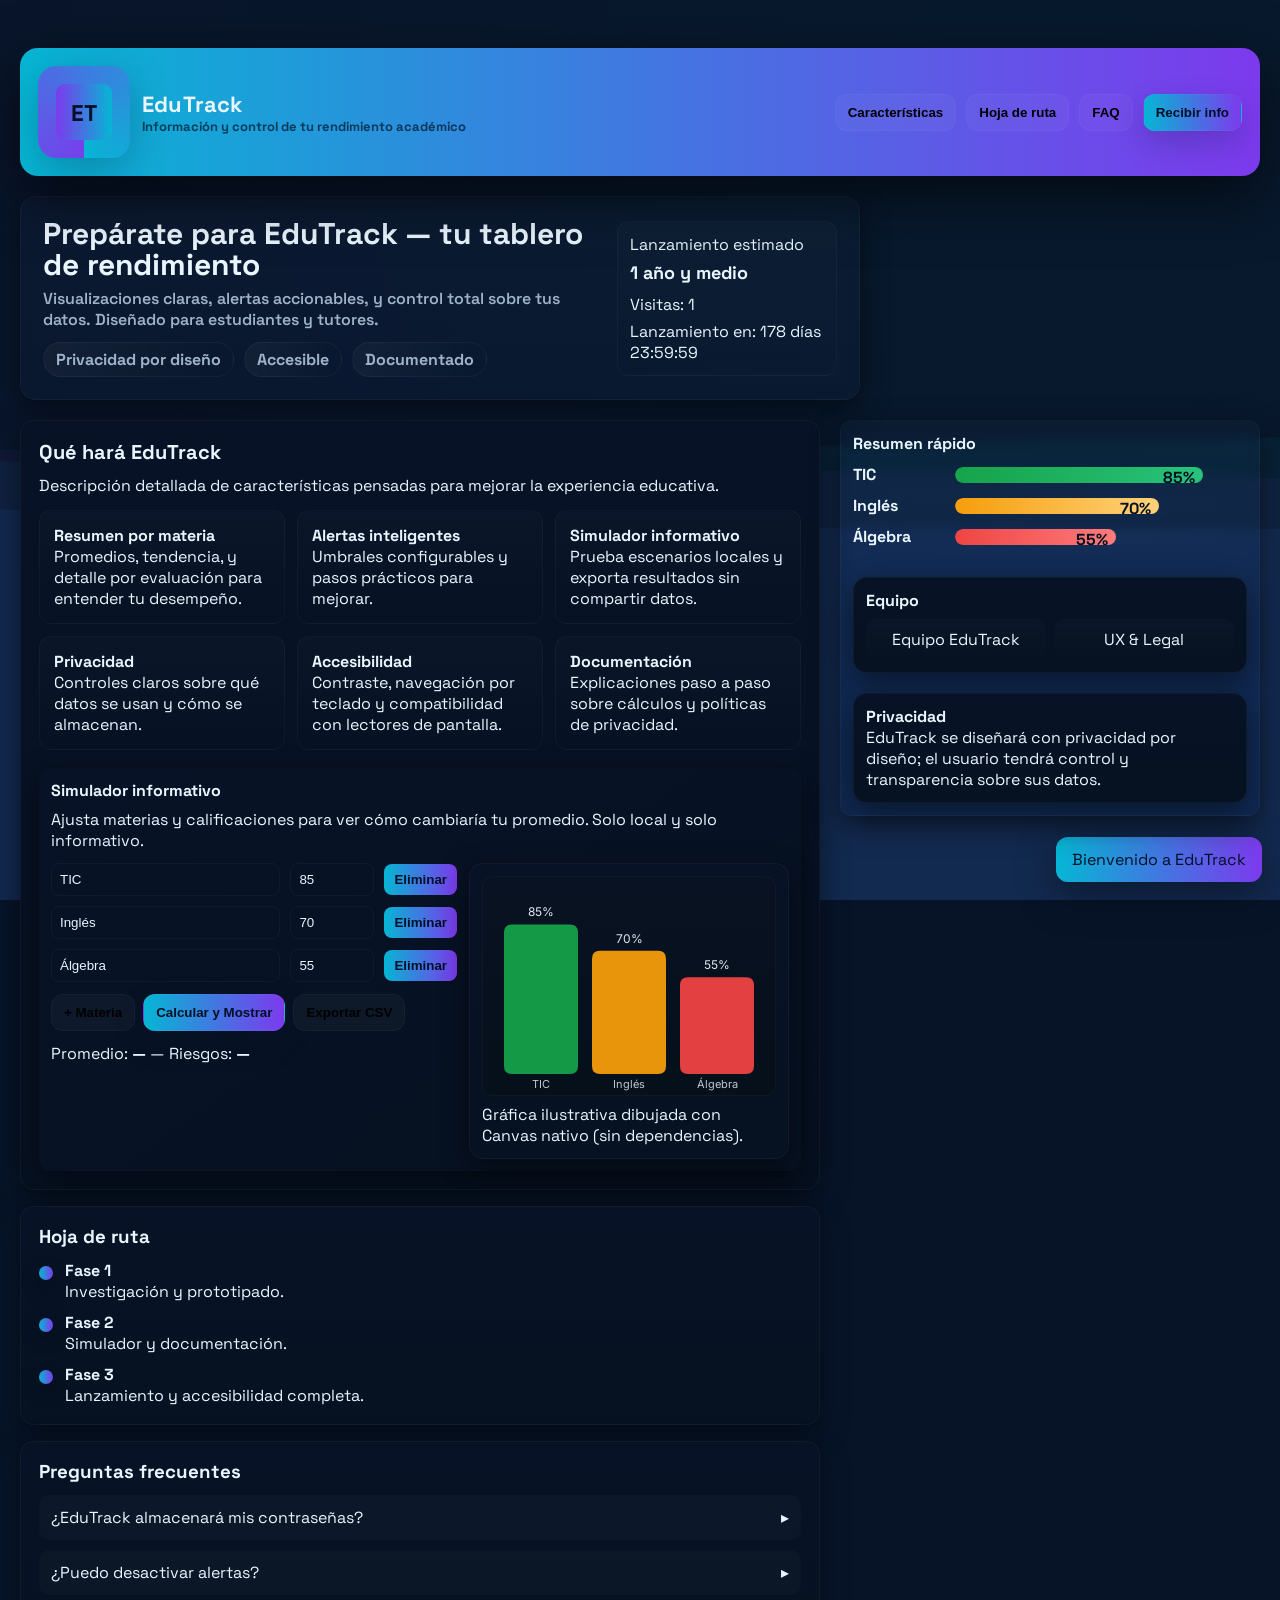
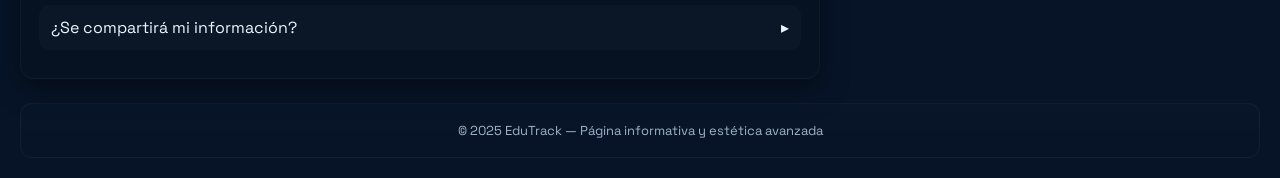
<file: index.html>
<!doctype html>
<html lang="es">
<head>
<meta charset="utf-8" />
<meta name="viewport" content="width=device-width,initial-scale=1" />
<title>EduTrack — Estética avanzada</title>
<meta name="description" content="Página informativa de EduTrack con diseño visual avanzado usando CSS, SVG, Canvas y técnicas sin CSS externo." />
<link href="https://fonts.googleapis.com/css2?family=Inter:wght@300;400;600;700;800&family=Space+Grotesk:wght@400;600&display=swap" rel="stylesheet">
<style>
/* =========================
   DESIGN TOKENS + THEME
   ========================= */
:root{
  --bg: #071428;
  --panel: linear-gradient(180deg,#071226,#061121);
  --glass: rgba(255,255,255,0.04);
  --muted: #9fb3c8;
  --text: #eaf6ff;
  --accent-a: #06b6d4;
  --accent-b: #7c3aed;
  --good: #16a34a;
  --warn: #f59e0b;
  --bad: #ef4444;
  --radius: 14px;
  --shadow-lg: 0 20px 60px rgba(0,0,0,0.6);
  --shadow-md: 0 10px 30px rgba(0,0,0,0.45);
  --glass-2: rgba(255,255,255,0.02);
  --mono: "Space Grotesk", Inter, system-ui, -apple-system, "Segoe UI", Roboto, Arial;
  --max-w: 1400px;
  --ui-duration: 260ms;
}

/* Light theme variables (toggle via [data-theme="light"] on <html>) */
:root[data-theme="light"]{
  --bg: #f6fbff;
  --panel: linear-gradient(180deg,#ffffff,#f7fbff);
  --glass: rgba(2,18,38,0.03);
  --muted: #2b4756;
  --text: #042233;
  --shadow-lg: 0 12px 30px rgba(2,18,38,0.06);
  --shadow-md: 0 8px 18px rgba(2,18,38,0.04);
}

/* =========================
   RESET + BASE
   ========================= */
*{box-sizing:border-box;margin:0;padding:0}
html,body{height:100%;background:var(--bg);color:var(--text);font-family:var(--mono);-webkit-font-smoothing:antialiased;scroll-behavior:smooth}
a{color:inherit}
.wrap{max-width:var(--max-w);margin:28px auto;padding:20px}

/* =========================
   BACKDROP & LAYERS
   ========================= */
#bgCanvas{position:fixed;inset:0;z-index:0;pointer-events:none;mix-blend-mode:screen;opacity:0.95}
svg#patternDefs{position:absolute;width:0;height:0}

/* Glass shell for main panels (backdrop-filter when supported) */
.shell{
  position:relative;z-index:5;padding:18px;border-radius:18px;
  background:linear-gradient(180deg,rgba(255,255,255,0.02),rgba(255,255,255,0.01));
  border:1px solid var(--glass);box-shadow:var(--shadow-md);
  backdrop-filter: blur(6px) saturate(110%);
}

/* =========================
   HEADER
   ========================= */
.header{display:flex;align-items:center;gap:18px;padding:18px;border-radius:18px;background:linear-gradient(90deg,var(--accent-a),var(--accent-b));box-shadow:var(--shadow-lg);position:relative;z-index:8;overflow:visible}
.logo-wrap{display:flex;align-items:center;gap:12px}
.logo-badge{width:92px;height:92px;border-radius:18px;display:grid;place-items:center;background:conic-gradient(from 180deg, rgba(124,58,237,0.95), rgba(6,182,212,0.95));box-shadow:0 12px 40px rgba(2,18,38,0.25)}
.logo-badge svg{width:62px;height:62px}
.site-title{font-size:22px;font-weight:800;letter-spacing:0.2px}
.site-sub{color:rgba(2,18,38,0.7);font-weight:700;font-size:13px}

/* top nav */
.top-nav{margin-left:auto;display:flex;gap:10px;align-items:center}
.btn{padding:10px 12px;border-radius:12px;font-weight:800;border:1px solid rgba(255,255,255,0.03);background:rgba(255,255,255,0.03);cursor:pointer;transition:all var(--ui-duration) ease}
.btn:hover{transform:translateY(-4px);box-shadow:0 12px 30px rgba(0,0,0,0.3)}
.btn.primary{background:linear-gradient(90deg,var(--accent-a),var(--accent-b));color:#021026;box-shadow:0 12px 30px rgba(2,18,38,0.2)}

/* ribbon style label using CSS counter */
.ribbon{position:relative;padding:6px 12px;border-radius:999px;background:linear-gradient(90deg,rgba(255,255,255,0.04),transparent);font-weight:700;color:var(--muted);border:1px solid var(--glass)}

/* =========================
   HERO
   ========================= */
.hero{display:grid;grid-template-columns:1fr 380px;gap:20px;margin-top:20px;align-items:stretch}
@media(max-width:980px){.hero{grid-template-columns:1fr}}
.hero-card{padding:22px;border-radius:16px;background:linear-gradient(180deg, rgba(255,255,255,0.02), rgba(255,255,255,0.01));border:1px solid var(--glass);box-shadow:var(--shadow-md)}
.hero-title{font-size:30px;font-weight:800;line-height:1.02;margin-bottom:8px}
.hero-desc{color:var(--muted);font-weight:600;margin-bottom:12px}
.pills{display:flex;gap:10px;flex-wrap:wrap}

/* animated accent underline (pseudo element) */
.hero-title{position:relative}
.hero-title::after{content:'';position:absolute;left:0;bottom:-8px;height:6px;width:80px;border-radius:999px;background:linear-gradient(90deg,var(--accent-a),var(--accent-b));box-shadow:0 6px 22px rgba(2,18,38,0.12);transform:translateY(6px);opacity:0;transition:all 420ms ease}
.hero-card:hover .hero-title::after{transform:translateY(0);opacity:1}

/* =========================
   MAIN GRID
   ========================= */
.main-grid{display:grid;grid-template-columns:1fr 420px;gap:20px;margin-top:20px}
@media(max-width:980px){.main-grid{grid-template-columns:1fr}}
.panel{padding:18px;border-radius:14px;background:var(--panel);border:1px solid var(--glass);box-shadow:var(--shadow-md);position:relative}
.h3{font-size:20px;margin-bottom:10px}

/* features grid with subtle motion on hover using transform + filter */
.features-grid{display:grid;grid-template-columns:repeat(3,1fr);gap:12px}
@media(max-width:980px){.features-grid{grid-template-columns:repeat(2,1fr)}}
@media(max-width:560px){.features-grid{grid-template-columns:1fr}}
.feature-card{padding:14px;border-radius:12px;background:linear-gradient(180deg,rgba(255,255,255,0.02),transparent);border:1px solid rgba(255,255,255,0.03);transition:transform var(--ui-duration) cubic-bezier(.2,.9,.3,1), filter var(--ui-duration)}
.feature-card:hover{transform:translateY(-8px) rotateZ(-0.6deg);filter:drop-shadow(0 20px 40px rgba(0,0,0,0.6))}

/* =========================
   Poster preview (inline gradients + SVG fills via data-attr)
   ========================= */
.poster-preview{padding:12px;border-radius:12px;background:linear-gradient(180deg,rgba(255,255,255,0.02),transparent);border:1px solid rgba(255,255,255,0.03)}
.grade-row{display:flex;align-items:center;gap:12px;margin:10px 0}
.grade-label{width:90px;font-weight:700}
.grade-bar{flex:1;height:16px;border-radius:999px;background:linear-gradient(90deg,rgba(255,255,255,0.02),transparent);overflow:hidden;position:relative}
.grade-fill{height:100%;width:0;text-align:right;padding-right:8px;font-weight:800;color:#021026;border-radius:999px;transition:width 900ms cubic-bezier(.2,.9,.3,1)}

/* =========================
   SIMULATOR (controls styled with inline attributes + CSS enhancements)
   ========================= */
.simulator{margin-top:16px;padding:12px;border-radius:12px;background:linear-gradient(145deg,#071226,#061121);box-shadow:var(--shadow-md)}
.sim-grid{display:grid;grid-template-columns:1fr 320px;gap:12px}
@media(max-width:980px){.sim-grid{grid-template-columns:1fr}}
.inputs{display:flex;flex-direction:column;gap:10px}
.row{display:flex;gap:10px;align-items:center}
.row input{padding:8px;border-radius:8px;border:1px solid rgba(255,255,255,0.04);background:transparent;color:inherit}
.row button{padding:8px 10px;border-radius:8px;border:none;background:linear-gradient(90deg,var(--accent-a),var(--accent-b));color:#021026;font-weight:800;cursor:pointer}
.controls{display:flex;gap:8px;margin-top:12px}

/* =========================
   FAQ accordion + timeline
   ========================= */
.faq .item{margin-bottom:10px;border-radius:10px;background:rgba(255,255,255,0.02);overflow:hidden}
.faq .q{padding:12px;display:flex;justify-content:space-between;align-items:center;cursor:pointer}
.faq .a{padding:12px;border-top:1px solid rgba(255,255,255,0.02);display:none}
.faq .a.open{display:block}

/* timeline */
.timeline{display:flex;flex-direction:column;gap:10px}
.milestone{display:flex;gap:12px;align-items:flex-start}
.milestone .dot{width:14px;height:14px;border-radius:50%;background:linear-gradient(90deg,var(--accent-a),var(--accent-b));box-shadow:0 8px 18px rgba(0,0,0,0.35);margin-top:6px}

/* =========================
   FOOTER
   ========================= */
.footer{margin-top:24px;text-align:center;color:var(--muted);font-size:13px;padding:18px;border-radius:12px;background:linear-gradient(180deg,rgba(255,255,255,0.01),transparent);border:1px solid var(--glass)}

/* =========================
   SMALL SCREEN UTILS
   ========================= */
@media(max-width:560px){
  .logo-badge{width:64px;height:64px}
  .hero-title{font-size:22px}
}

/* reduced motion */
@media(prefers-reduced-motion:reduce){
  *{transition:none!important;animation:none!important}
}
</style>
</head>
<body data-theme="dark">

<!-- Canvas dynamic background (visual styling without extra CSS files) -->
<canvas id="bgCanvas" aria-hidden="true"></canvas>

<!-- Inline SVG defs (gradients, filters, shapes) used by HTML elements -->
<svg id="patternDefs" aria-hidden="true">
  <defs>
    <linearGradient id="accentGrad" x1="0" x2="1">
      <stop offset="0" stop-color="#06b6d4"/>
      <stop offset="1" stop-color="#7c3aed"/>
    </linearGradient>
    <filter id="softShadow" x="-50%" y="-50%" width="200%" height="200%">
      <feDropShadow dx="0" dy="12" stdDeviation="18" flood-color="#000" flood-opacity="0.35"/>
    </filter>
  </defs>
</svg>

<div class="wrap">
  <!-- HEADER -->
  <header class="header" role="banner" aria-label="Cabecera EduTrack">
    <div class="logo-wrap">
      <div class="logo-badge" aria-hidden="true">
        <!-- inline SVG logo for full styling control -->
        <svg viewBox="0 0 120 120" width="62" height="62" xmlns="http://www.w3.org/2000/svg" aria-hidden="true">
          <defs>
            <linearGradient id="lg" x1="0" x2="1"><stop offset="0" stop-color="#7c3aed"/><stop offset="1" stop-color="#06b6d4"/></linearGradient>
          </defs>
          <rect x="6" y="6" width="108" height="108" rx="18" fill="url(#lg)"></rect>
          <text x="60" y="78" font-family="Space Grotesk, Inter, sans-serif" font-weight="800" font-size="44" text-anchor="middle" fill="#021026">ET</text>
        </svg>
      </div>
      <div>
        <div class="site-title">EduTrack</div>
        <div class="site-sub">Información y control de tu rendimiento académico</div>
      </div>
    </div>

    <nav class="top-nav" role="navigation" aria-label="Navegación principal">
      <button class="btn">Características</button>
      <button class="btn">Hoja de ruta</button>
      <button class="btn">FAQ</button>
      <button class="btn primary">Recibir info</button>
    </nav>
  </header>

  <!-- HERO -->
  <section class="hero" role="region" aria-labelledby="hero-title">
    <div class="hero-card shell">
      <div style="display:flex;justify-content:space-between;align-items:flex-start;gap:12px">
        <div style="max-width:760px">
          <h2 class="hero-title" id="hero-title">Prepárate para EduTrack — tu tablero de rendimiento</h2>
          <p class="hero-desc">Visualizaciones claras, alertas accionables, y control total sobre tus datos. Diseñado para estudiantes y tutores.</p>
          <div class="pills">
            <div class="ribbon">Privacidad por diseño</div>
            <div class="ribbon">Accesible</div>
            <div class="ribbon">Documentado</div>
          </div>
        </div>
        <div style="min-width:220px;align-self:center">
          <!-- stylized info block with SVG accent -->
          <div style="padding:12px;border-radius:12px;background:linear-gradient(180deg,rgba(255,255,255,0.02),transparent);border:1px solid rgba(255,255,255,0.03)">
            <div class="small" style="margin-bottom:6px">Lanzamiento estimado</div>
            <div style="font-weight:800;font-size:18px;color:var(--text)">1 año y medio</div>
            <div style="height:10px"></div>
            <div class="small" id="visitCounter">Visitas: 0</div>
            <div class="small" id="countdown" style="margin-top:6px">Lanzamiento en: -- días --:--:--</div>
          </div>
        </div>
      </div>
    </div>
  </section>

  <!-- MAIN -->
  <main class="main-grid" role="main" aria-label="Contenido principal">
    <section>
      <div class="panel shell">
        <h3 class="h3">Qué hará EduTrack</h3>
        <p class="small">Descripción detallada de características pensadas para mejorar la experiencia educativa.</p>

        <div class="features-grid" style="margin-top:14px">
          <div class="feature-card">
            <h4>Resumen por materia</h4>
            <p class="small">Promedios, tendencia, y detalle por evaluación para entender tu desempeño.</p>
          </div>
          <div class="feature-card">
            <h4>Alertas inteligentes</h4>
            <p class="small">Umbrales configurables y pasos prácticos para mejorar.</p>
          </div>
          <div class="feature-card">
            <h4>Simulador informativo</h4>
            <p class="small">Prueba escenarios locales y exporta resultados sin compartir datos.</p>
          </div>
          <div class="feature-card">
            <h4>Privacidad</h4>
            <p class="small">Controles claros sobre qué datos se usan y cómo se almacenan.</p>
          </div>
          <div class="feature-card">
            <h4>Accesibilidad</h4>
            <p class="small">Contraste, navegación por teclado y compatibilidad con lectores de pantalla.</p>
          </div>
          <div class="feature-card">
            <h4>Documentación</h4>
            <p class="small">Explicaciones paso a paso sobre cálculos y políticas de privacidad.</p>
          </div>
        </div>

        <!-- SIMULATOR -->
        <div class="simulator" style="margin-top:18px" id="simulator">
          <h4 style="margin-bottom:8px">Simulador informativo</h4>
          <p class="small" style="margin-bottom:12px">Ajusta materias y calificaciones para ver cómo cambiaría tu promedio. Solo local y solo informativo.</p>

          <div class="sim-grid">
            <div>
              <div class="inputs" id="inputs"></div>

              <div class="controls" style="margin-top:12px">
                <button id="addSubject" class="btn">+ Materia</button>
                <button id="runCalc" class="btn primary">Calcular y Mostrar</button>
                <button id="exportCSV" class="btn">Exportar CSV</button>
              </div>
              <div class="small" style="margin-top:12px">Promedio: <strong id="avgVal">—</strong> — Riesgos: <strong id="riskVal">—</strong></div>
            </div>

            <aside class="panel" style="padding:12px">
              <div id="chartWrap" style="border-radius:10px;overflow:hidden;background:linear-gradient(180deg,#081222,#06101a);border:1px solid rgba(255,255,255,0.03);height:220px;display:flex;align-items:center;justify-content:center">
                <canvas id="chartCanvas" width="320" height="220" style="width:100%;height:220px;display:block"></canvas>
              </div>
              <div class="small" style="margin-top:8px">Gráfica ilustrativa dibujada con Canvas nativo (sin dependencias).</div>
            </aside>
          </div>
        </div>
      </div>

      <div style="height:16px"></div>

      <div class="panel shell">
        <h3>Hoja de ruta</h3>
        <div class="timeline" style="margin-top:12px">
          <div class="milestone"><div class="dot"></div><div class="card"><strong>Fase 1</strong><p class="small">Investigación y prototipado.</p></div></div>
          <div class="milestone"><div class="dot"></div><div class="card"><strong>Fase 2</strong><p class="small">Simulador y documentación.</p></div></div>
          <div class="milestone"><div class="dot"></div><div class="card"><strong>Fase 3</strong><p class="small">Lanzamiento y accesibilidad completa.</p></div></div>
        </div>
      </div>

      <div style="height:16px"></div>

      <div class="panel shell" id="faq">
        <h3>Preguntas frecuentes</h3>
        <div class="faq" style="margin-top:12px">
          <div class="item">
            <div class="q">¿EduTrack almacenará mis contraseñas? <span>&#9656;</span></div>
            <div class="a">No. Esta es una página informativa; la app final será explícita sobre privacidad y no retendrá credenciales.</div>
          </div>
          <div class="item">
            <div class="q">¿Puedo desactivar alertas? <span>&#9656;</span></div>
            <div class="a">Sí, las alertas serán opt-in y configurables por materia.</div>
          </div>
          <div class="item">
            <div class="q">¿Se compartirá mi información? <span>&#9656;</span></div>
            <div class="a">No sin tu consentimiento. Se publicará una política antes del lanzamiento.</div>
          </div>
        </div>
      </div>
    </section>

    <!-- ASIDE -->
    <aside>
      <div class="panel shell poster-preview">
        <h4>Resumen rápido</h4>
        <div class="grade-row"><div class="grade-label">TIC</div><div class="grade-bar"><div class="grade-fill" data-grade="85" style="background:linear-gradient(90deg,var(--good),#28c37b)">85%</div></div></div>
        <div class="grade-row"><div class="grade-label">Inglés</div><div class="grade-bar"><div class="grade-fill" data-grade="70" style="background:linear-gradient(90deg,var(--warn),#ffd27a)">70%</div></div></div>
        <div class="grade-row"><div class="grade-label">Álgebra</div><div class="grade-bar"><div class="grade-fill" data-grade="55" style="background:linear-gradient(90deg,var(--bad),#ff7b7b)">55%</div></div></div>

        <div style="height:12px"></div>

        <div class="panel" style="padding:12px;margin-top:8px">
          <h4>Equipo</h4>
          <div style="display:flex;gap:8px;flex-wrap:wrap;margin-top:8px">
            <div style="flex:1 1 140px;background:linear-gradient(180deg,rgba(255,255,255,0.02),transparent);padding:10px;border-radius:10px;text-align:center">Equipo EduTrack</div>
            <div style="flex:1 1 140px;background:linear-gradient(180deg,rgba(255,255,255,0.02),transparent);padding:10px;border-radius:10px;text-align:center">UX & Legal</div>
          </div>
        </div>

        <div style="height:12px"></div>

        <div class="panel" style="padding:12px;margin-top:8px">
          <h4>Privacidad</h4>
          <p class="small">EduTrack se diseñará con privacidad por diseño; el usuario tendrá control y transparencia sobre sus datos.</p>
        </div>
      </div>
    </aside>
  </main>

  <footer class="footer">© 2025 EduTrack — Página informativa y estética avanzada</footer>
</div>

<!-- Notification (simple JS toggled, inline style to avoid external CSS dependency) -->
<div id="notify" role="status" aria-live="polite" style="position:fixed;right:18px;bottom:18px;padding:12px 16px;border-radius:12px;background:linear-gradient(90deg,#06b6d4,#7c3aed);color:#021026;box-shadow:0 12px 40px rgba(0,0,0,0.45);opacity:0;transform:translateY(12px);transition:all 320ms ease">Bienvenido</div>

<!-- SCRIPTS: Canvas background, UI behaviors, many style-driven interactions -->
<script>
/* =========================
   Animated Canvas Background (waves + particles)
   ========================= */
(function(){
  const canvas = document.getElementById('bgCanvas');
  const ctx = canvas.getContext('2d');
  let w = innerWidth, h = innerHeight;
  const DPR = Math.max(1, devicePixelRatio || 1);
  const layers = [
    {amp: 80, freq: 0.00065, speed: 0.6, color: 'rgba(7,20,40,0.6)'},
    {amp: 40, freq: 0.0012, speed: 1.0, color: 'rgba(6,182,212,0.06)'},
    {amp: 60, freq: 0.0009, speed: 0.8, color: 'rgba(124,58,237,0.06)'}
  ];
  let t0 = performance.now();

  function resize(){
    w = innerWidth; h = innerHeight;
    canvas.width = Math.floor(w * DPR);
    canvas.height = Math.floor(h * DPR);
    canvas.style.width = w + 'px';
    canvas.style.height = h + 'px';
    ctx.setTransform(DPR,0,0,DPR,0,0);
  }
  addEventListener('resize', resize, {passive:true});
  resize();

  function draw(now){
    const time = (now - t0) / 1000;
    ctx.clearRect(0,0,w,h);

    // subtle vignette radial
    const grd = ctx.createRadialGradient(w*0.8, h*0.1, 10, w*0.8, h*0.1, Math.max(w,h));
    grd.addColorStop(0, 'rgba(6,182,212,0.03)');
    grd.addColorStop(1, 'rgba(124,58,237,0.01)');
    ctx.fillStyle = grd;
    ctx.fillRect(0,0,w,h);

    layers.forEach((L, li) => {
      ctx.beginPath();
      ctx.moveTo(0, h);
      for(let x = 0; x <= w; x += 8){
        const y = h/2 + Math.sin((x * L.freq) + (time * L.speed) + li) * L.amp * Math.cos(time * 0.08 + li);
        ctx.lineTo(x, y);
      }
      ctx.lineTo(w, h);
      ctx.closePath();
      ctx.fillStyle = L.color;
      ctx.fill();
    });

    requestAnimationFrame(draw);
  }
  requestAnimationFrame(draw);
})();

/* =========================
   Helpers: notification & small UI
   ========================= */
function showNotice(msg, ms=3200){
  const el = document.getElementById('notify');
  el.textContent = msg;
  el.style.opacity = '1';
  el.style.transform = 'translateY(0)';
  setTimeout(()=>{ el.style.opacity = '0'; el.style.transform = 'translateY(12px)'; }, ms);
}

/* =========================
   Counters and preview bars initialisation
   ========================= */
(function initPreview(){
  try{
    const key = 'et_vis_v5';
    let v = Number(localStorage.getItem(key) || 0) + 1;
    localStorage.setItem(key, v);
    const vc = document.getElementById('visitCounter');
    if(vc) vc.textContent = 'Visitas: ' + v;
  }catch(e){}
  document.querySelectorAll('.grade-fill').forEach(el => {
    const g = Math.min(100, Math.max(0, Number(el.getAttribute('data-grade') || 0)));
    el.style.width = g + '%';
    el.textContent = g + '%';
  });

  (function countdown(){
    const launch = new Date(); launch.setFullYear(launch.getFullYear()+1,5,1);
    const el = document.getElementById('countdown');
    function update(){
      const diff = Math.max(0, launch - Date.now());
      if(diff === 0){ el.textContent = 'Lanzamiento: disponible'; return; }
      const days = Math.floor(diff / (1000*60*60*24));
      const hours = Math.floor((diff/(1000*60*60))%24);
      const mins = Math.floor((diff/(1000*60))%60);
      const secs = Math.floor((diff/1000)%60);
      el.textContent = `Lanzamiento en: ${days} días ${String(hours).padStart(2,'0')}:${String(mins).padStart(2,'0')}:${String(secs).padStart(2,'0')}`;
    }
    update(); setInterval(update,1000);
  })();
})();

/* =========================
   FAQ Accordion
   ========================= */
(function faqAccordion(){
  document.querySelectorAll('.faq .item .q').forEach(q => q.addEventListener('click', () => {
    const a = q.nextElementSibling;
    const open = a.classList.contains('open');
    document.querySelectorAll('.faq .a').forEach(x => x.classList.remove('open'));
    if(!open) a.classList.add('open');
  }));
})();

/* =========================
   Simulator (inputs + Canvas drawing, no external libs)
   ========================= */
(function simulator(){
  const inputs = document.getElementById('inputs');
  const canvas = document.getElementById('chartCanvas');
  const ctx = canvas.getContext('2d');

  // default dataset
  let subjects = [
    {name:'TIC', grade:85},
    {name:'Inglés', grade:70},
    {name:'Álgebra', grade:55}
  ];

  function createRow(item){
    const row = document.createElement('div');
    row.className = 'row';
    const name = document.createElement('input'); name.type='text'; name.value = item.name; name.style.flex = '1';
    const grade = document.createElement('input'); grade.type='number'; grade.min=0; grade.max=100; grade.value = item.grade; grade.style.width = '84px';
    const del = document.createElement('button'); del.type='button'; del.className='btn'; del.textContent='Eliminar';
    del.addEventListener('click', () => { row.remove(); drawFromDOM(); updatePreview(); });
    row.appendChild(name); row.appendChild(grade); row.appendChild(del);
    return row;
  }

  function render(){
    inputs.innerHTML = '';
    subjects.forEach(s => inputs.appendChild(createRow(s)));
  }

  function readFromDOM(){
    return Array.from(inputs.children).map(r => {
      const name = r.querySelector('input[type="text"]').value.trim() || 'Materia';
      const grade = Math.min(100, Math.max(0, Number(r.querySelector('input[type="number"]').value || 0)));
      return {name, grade};
    });
  }

  function updatePreview(){
    const arr = readFromDOM();
    document.querySelectorAll('.grade-fill').forEach((el, i) => {
      const v = arr[i] ? arr[i].grade : Number(el.getAttribute('data-grade') || 0);
      el.style.width = Math.min(100, Math.max(0, v)) + '%';
      el.textContent = v + '%';
    });
  }

  function ensureCanvas(){
    const wrap = document.getElementById('chartWrap');
    const rect = wrap.getBoundingClientRect();
    const DPR = Math.max(1, devicePixelRatio || 1);
    canvas.width = Math.floor(rect.width * DPR);
    canvas.height = Math.floor(rect.height * DPR);
    canvas.style.width = rect.width + 'px';
    canvas.style.height = rect.height + 'px';
    ctx.setTransform(DPR,0,0,DPR,0,0);
  }

  function draw(list){
    ensureCanvas();
    const w = canvas.clientWidth, h = canvas.clientHeight;
    ctx.clearRect(0,0,w,h);
    if(!list.length){
      ctx.fillStyle = 'rgba(255,255,255,0.06)';
      ctx.font = '14px Inter, sans-serif';
      ctx.fillText('Agrega materias para ver la gráfica', 12, 24);
      return;
    }
    const padding = 22;
    const gap = 14;
    const barW = Math.max(22, (w - padding*2 - (list.length-1)*gap) / list.length);
    list.forEach((s, idx) => {
      const val = Math.min(100, Math.max(0, s.grade));
      const x = padding + idx * (barW + gap);
      const barH = (h - padding*2) * (val / 100);
      const y = h - padding - barH;
      const color = val >= 85 ? 'rgba(22,163,74,0.95)' : val >= 60 ? 'rgba(245,158,11,0.95)' : 'rgba(239,68,68,0.95)';
      // rounded bar
      ctx.fillStyle = color;
      roundRect(ctx, x, y, barW, barH, 8);
      // value label
      ctx.fillStyle = 'rgba(234,246,255,0.95)';
      ctx.font = '12px Inter';
      ctx.textAlign = 'center';
      ctx.fillText(val + '%', x + barW/2, y - 8);
      // name
      ctx.fillStyle = 'rgba(234,246,255,0.8)';
      ctx.font = '11px Inter';
      ctx.fillText(s.name, x + barW/2, h - padding + 14);
    });
  }

  function roundRect(ctx,x,y,w,h,r){
    ctx.beginPath();
    ctx.moveTo(x + r, y);
    ctx.lineTo(x + w - r, y);
    ctx.quadraticCurveTo(x + w, y, x + w, y + r);
    ctx.lineTo(x + w, y + h - r);
    ctx.quadraticCurveTo(x + w, y + h, x + w - r, y + h);
    ctx.lineTo(x + r, y + h);
    ctx.quadraticCurveTo(x, y + h, x, y + h - r);
    ctx.lineTo(x, y + r);
    ctx.quadraticCurveTo(x, y, x + r, y);
    ctx.closePath();
    ctx.fill();
  }

  function drawFromDOM(){
    const arr = readFromDOM();
    draw(arr);
  }

  // UI events
  document.getElementById('addSubject').addEventListener('click', () => {
    const row = createRow({name:'Nueva materia', grade:75});
    inputs.appendChild(row);
    row.querySelector('input[type="text"]').focus();
  });

  document.getElementById('runCalc').addEventListener('click', () => {
    const arr = readFromDOM();
    if(!arr.length){ showNotice('Agrega materias primero'); return; }
    const avg = +(arr.reduce((s,x)=>s + Number(x.grade||0),0) / arr.length).toFixed(2);
    const risks = arr.filter(s => s.grade < 60).map(s => s.name);
    document.getElementById('avgVal').textContent = avg;
    document.getElementById('riskVal').textContent = risks.length ? risks.join(', ') : '—';
    draw(arr);
    updatePreview();
  });

  document.getElementById('exportCSV').addEventListener('click', () => {
    const arr = readFromDOM();
    if(!arr.length){ showNotice('No hay materias para exportar'); return; }
    const csv = ['Materia,Calificacion', ...arr.map(s => `"${s.name.replace(/"/g,'""')}",${s.grade}`)].join('\n');
    const blob = new Blob([csv], {type:'text/csv;charset=utf-8;'});
    const url = URL.createObjectURL(blob);
    const a = document.createElement('a'); a.href = url; a.download = 'edutrack_scenario.csv'; document.body.appendChild(a); a.click(); a.remove(); URL.revokeObjectURL(url);
    showNotice('CSV generado');
  });

  // initial render
  (function init(){
    // render default rows
    inputs.innerHTML = '';
    subjects.forEach(s => inputs.appendChild(createRow(s)));
    draw(subjects);
    updatePreview();
    window.addEventListener('resize', ()=> draw(readFromDOM()));
  })();
})();

/* =========================
   Small accessibility helpers
   ========================= */
(function(){
  document.addEventListener('keydown', e => {
    if((e.ctrlKey || e.metaKey) && e.key.toLowerCase() === 'k'){ e.preventDefault(); const x = document.querySelector('#inputs input[type="text"]'); if(x){ x.focus(); showNotice('Atajo: formulario enfocado'); } }
  });
  document.addEventListener('DOMContentLoaded', () => showNotice('Bienvenido a EduTrack'));
})();
</script>
</body>
</html>
</file>
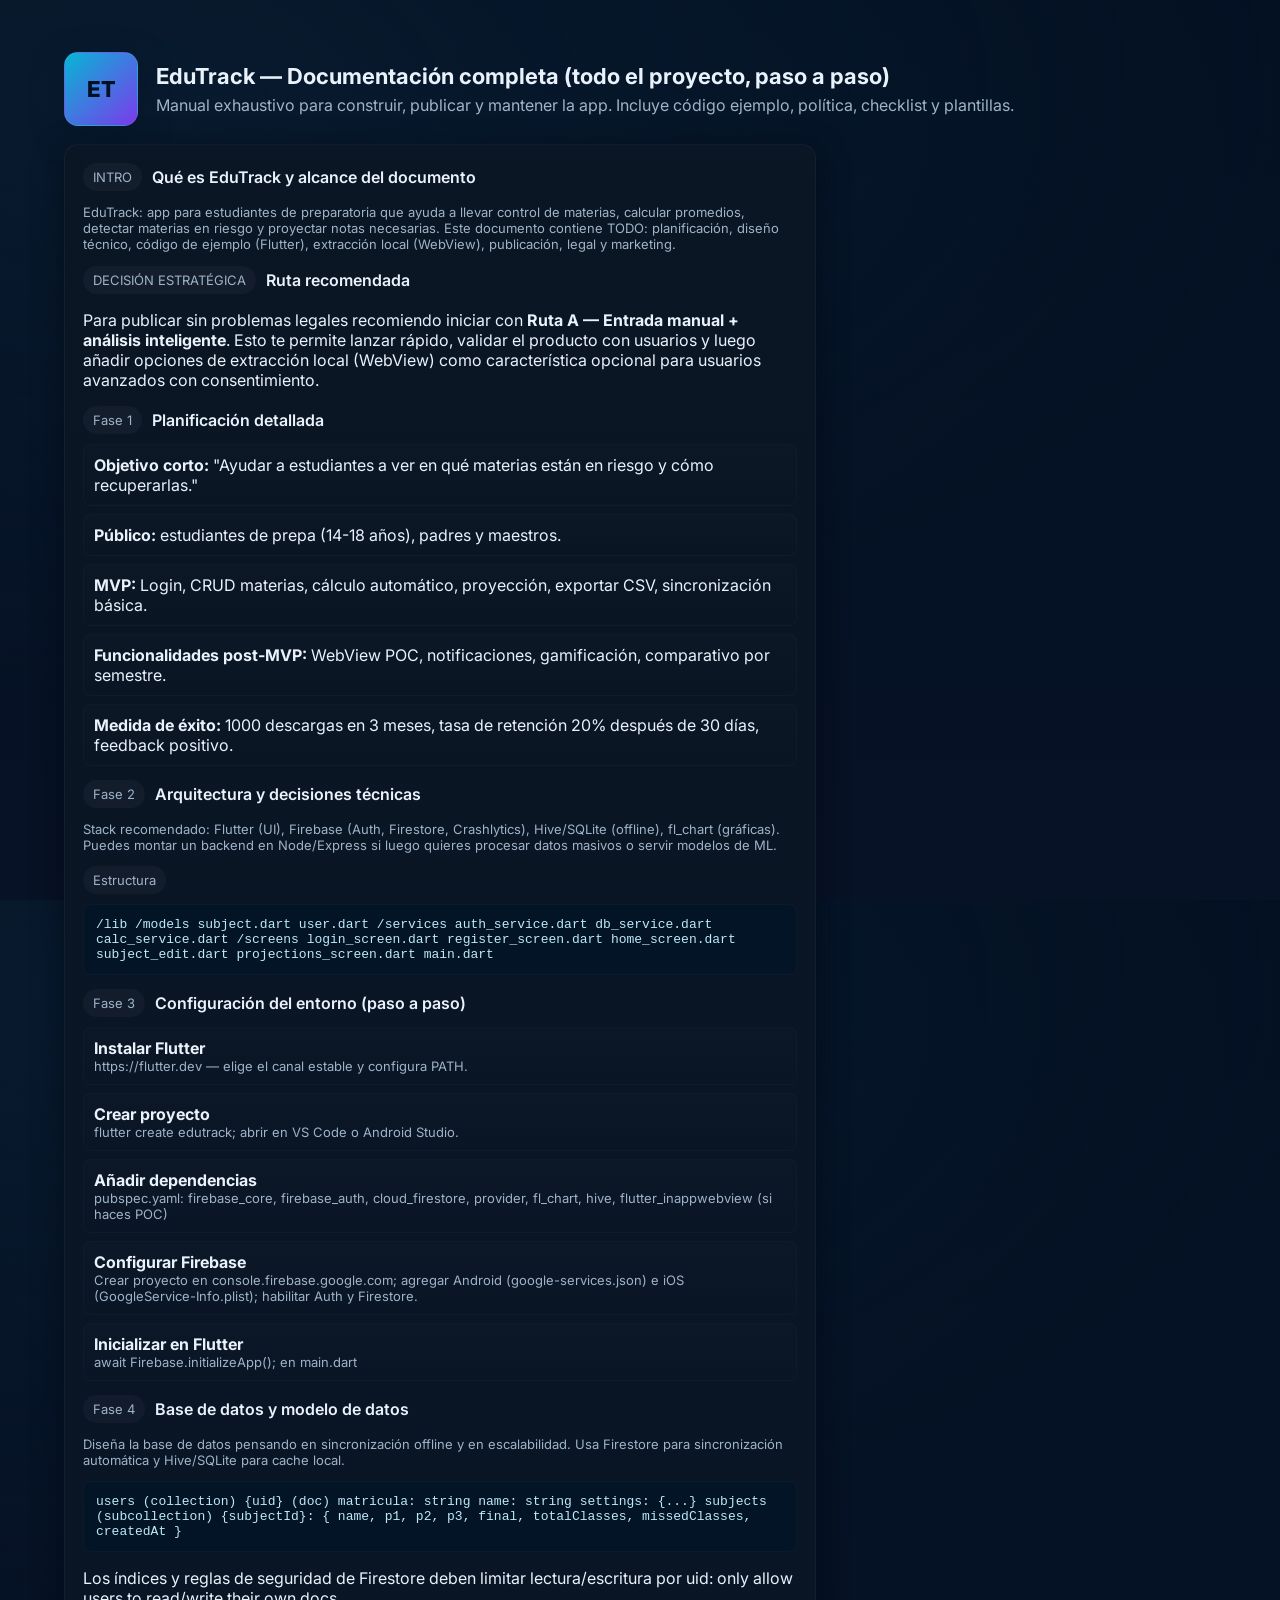
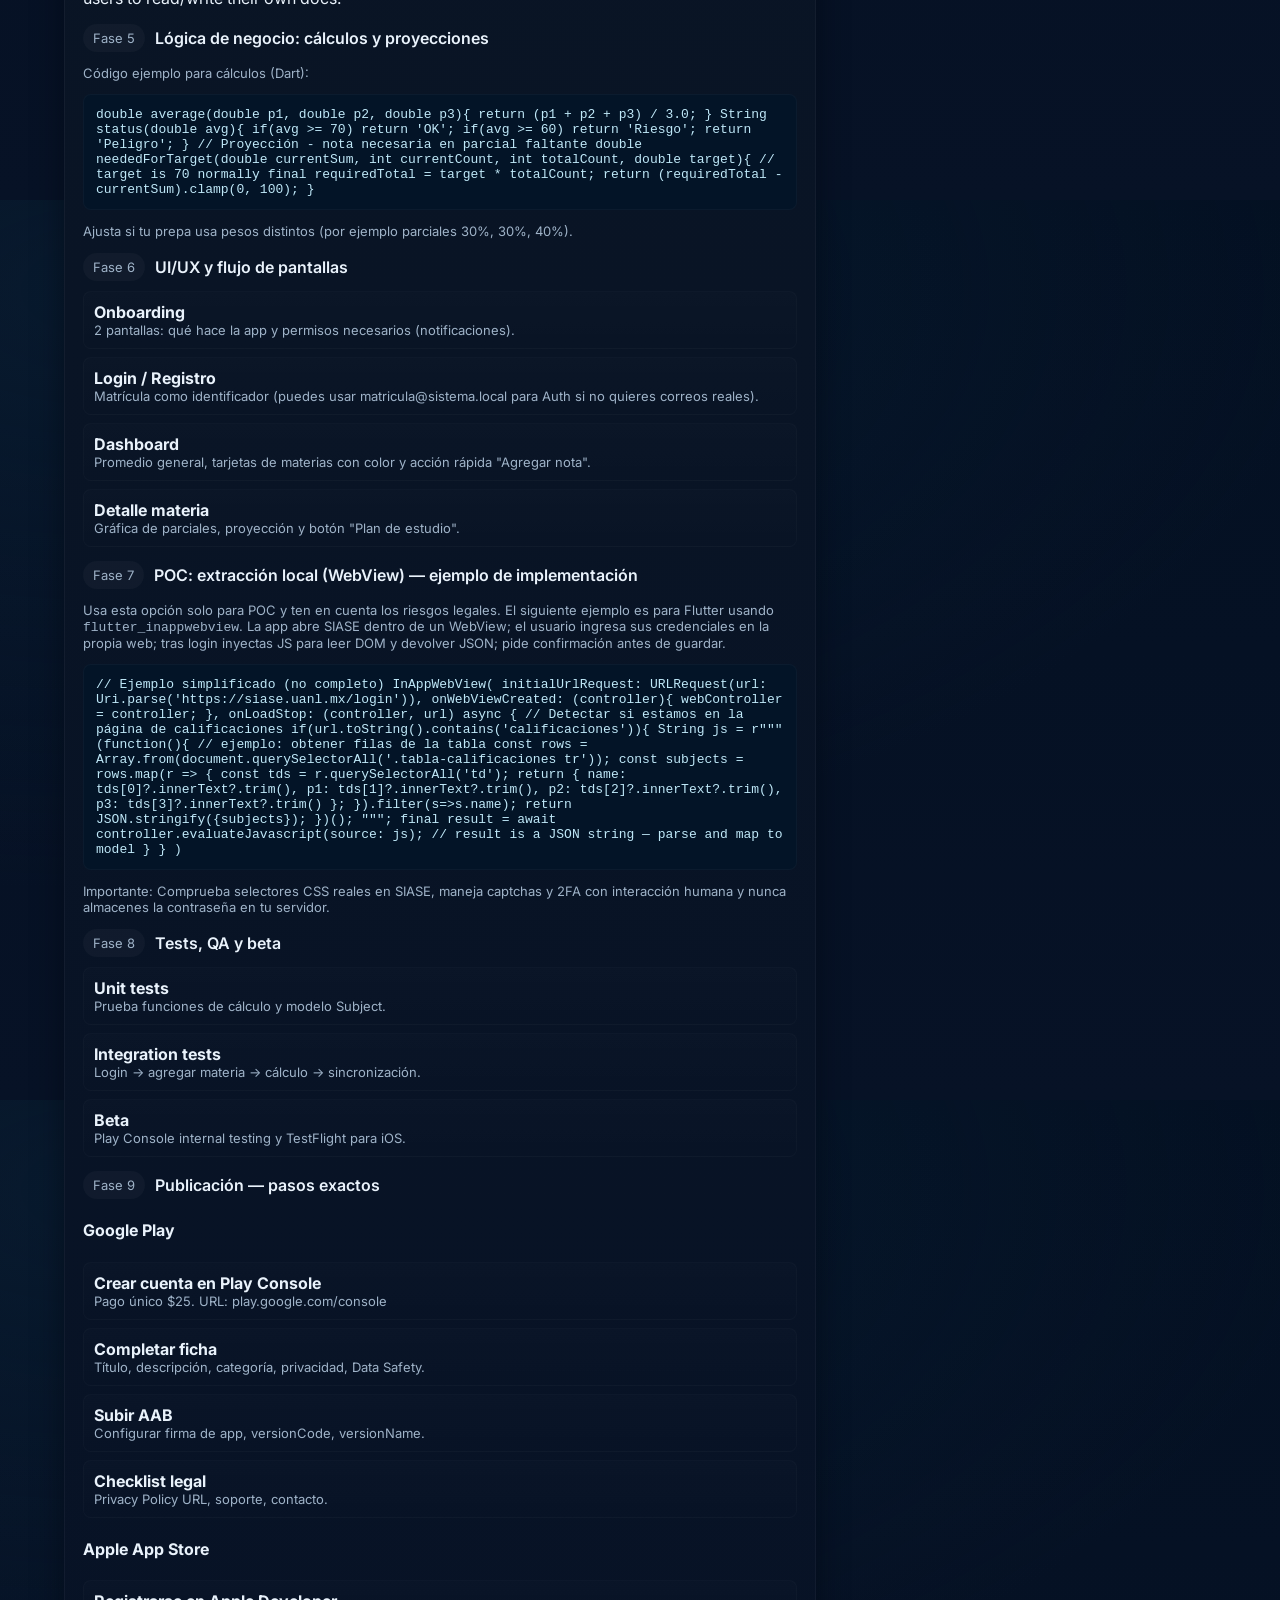
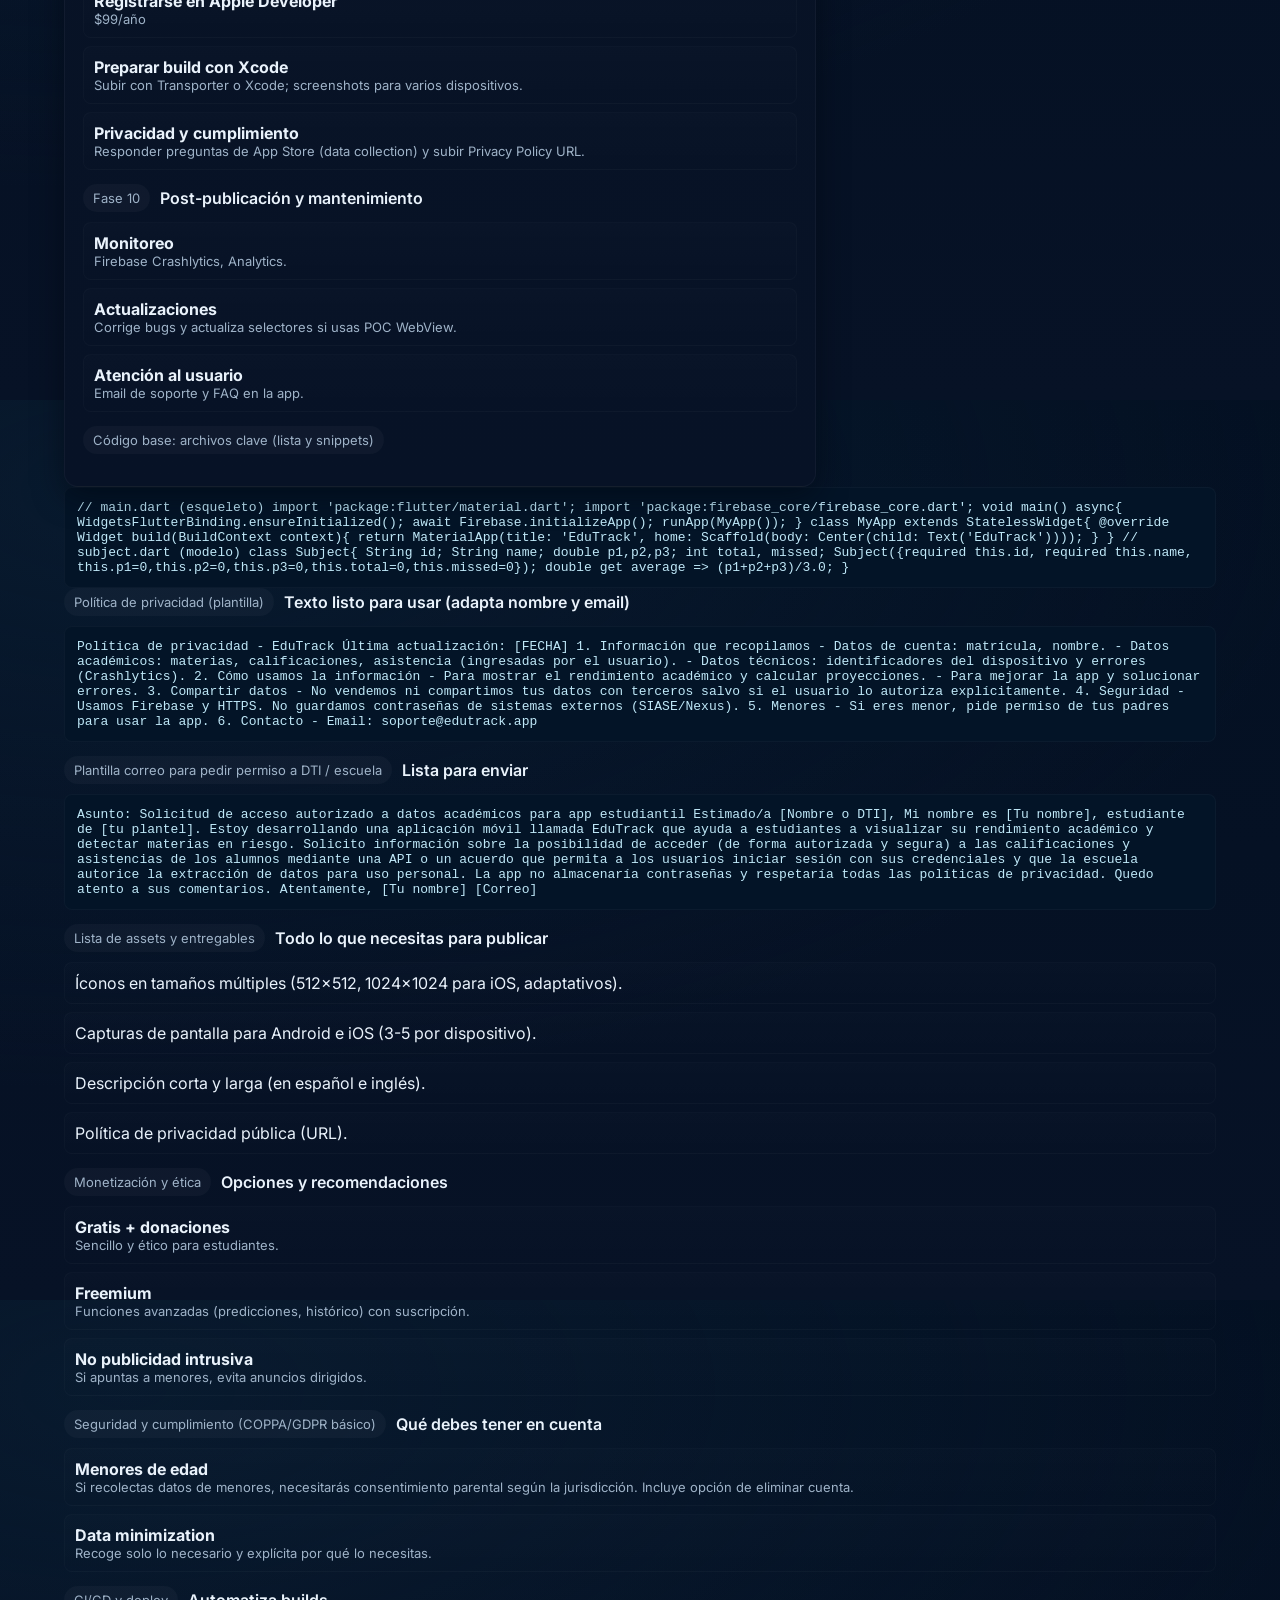
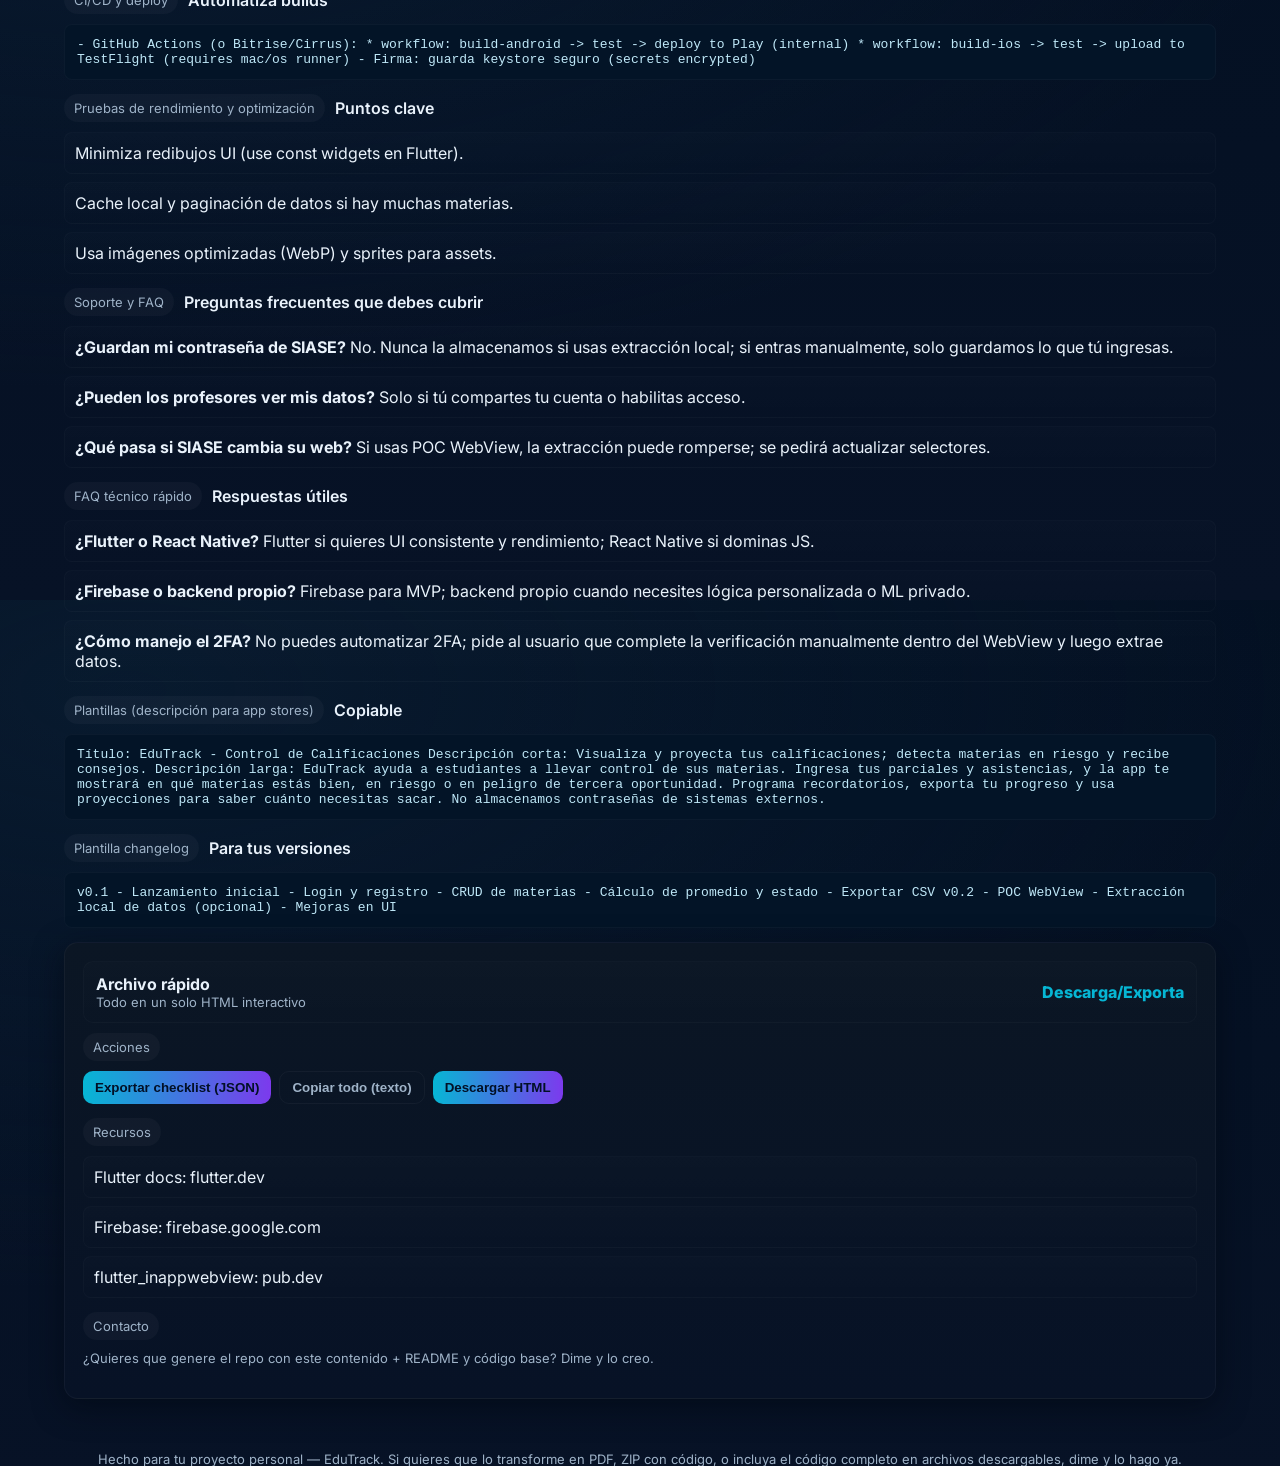
<file: Proyecto.html>
<!doctype html>
<html lang="es">
<head>
<meta charset="utf-8" />
<meta name="viewport" content="width=device-width,initial-scale=1" />
<title>EduTrack — Guía completa y paso a paso</title>
<link href="https://fonts.googleapis.com/css2?family=Inter:wght@300;400;600;800&display=swap" rel="stylesheet">
<style>
:root{--bg:#071226;--panel:#0b1624;--muted:#9fb3c8;--accent:#06b6d4;--accent2:#7c3aed;--good:#16a34a;--warn:#f59e0b;--bad:#ef4444;--glass:rgba(255,255,255,0.03);--glass2:rgba(255,255,255,0.02);--card-border:rgba(255,255,255,0.04)}
*{box-sizing:border-box}
html,body{height:100%}
body{margin:0;font-family:Inter,system-ui,-apple-system,'Segoe UI',Roboto,Arial;color:#e9f2fb;background:radial-gradient(1200px 600px at 10% 10%, rgba(12,34,56,0.55), transparent), linear-gradient(180deg,#031022 0%,#071226 100%);-webkit-font-smoothing:antialiased}
.container{max-width:1200px;margin:28px auto;padding:24px}
.header{display:flex;gap:18px;align-items:center}
.logo{width:74px;height:74px;border-radius:14px;background:linear-gradient(135deg,var(--accent),var(--accent2));display:flex;align-items:center;justify-content:center;font-weight:800;color:#021026;font-size:22px;box-shadow:0 10px 30px rgba(7,22,38,0.6);border:1px solid rgba(255,255,255,0.06)}
.title{font-size:22px;margin:0}
.subtitle{color:var(--muted);margin-top:6px}
.grid{display:grid;grid-template-columns:1fr 380px;gap:20px;margin-top:18px}
.card{background:linear-gradient(180deg,var(--panel), #071226);padding:18px;border-radius:14px;border:1px solid var(--card-border);box-shadow:0 8px 30px rgba(2,8,18,0.6)}
.section{margin-bottom:14px}
.h2{display:flex;align-items:center;gap:10px;margin:0 0 10px 0}
.pill{background:var(--glass);padding:6px 10px;border-radius:999px;color:var(--muted);font-size:13px}
.large{font-size:16px;font-weight:600}
.list-modern{margin:0;padding:0;list-style:none}
.list-modern li{padding:10px;border-radius:8px;margin-bottom:8px;display:flex;gap:10px;align-items:start;background:linear-gradient(180deg, rgba(255,255,255,0.01), rgba(255,255,255,0.005));border:1px solid var(--glass2)}
.step-number{min-width:36px;height:36px;border-radius:10px;background:linear-gradient(180deg, rgba(255,255,255,0.02), rgba(255,255,255,0.01));display:flex;align-items:center;justify-content:center;font-weight:700}
.small-muted{color:var(--muted);font-size:13px}
.code{background:#031427;padding:12px;border-radius:8px;color:#bfe8f8;font-family:monospace;overflow:auto;border:1px solid rgba(255,255,255,0.03);font-size:13px}
.controls{display:flex;gap:8px;flex-wrap:wrap}
.btn{background:linear-gradient(90deg,var(--accent),var(--accent2));color:#021026;padding:8px 12px;border-radius:10px;border:none;cursor:pointer;font-weight:600}
.btn.ghost{background:transparent;border:1px solid rgba(255,255,255,0.04);color:var(--muted)}
.aside .stat{display:flex;align-items:center;justify-content:space-between;padding:12px;border-radius:10px;margin-bottom:10px;background:linear-gradient(180deg, rgba(255,255,255,0.01), rgba(255,255,255,0.005));border:1px solid var(--glass2)}
.mock-phone{background:linear-gradient(180deg,#03172b,#072033);border-radius:12px;padding:10px;color:var(--muted);box-shadow:inset 0 1px 0 rgba(255,255,255,0.02)}
.progress{height:8px;background:rgba(255,255,255,0.03);border-radius:8px;overflow:hidden}
.progress > i{display:block;height:100%;background:linear-gradient(90deg,var(--accent),#7dd3fc)}
.footer{margin-top:16px;text-align:center;color:var(--muted);font-size:13px}
.input{background:rgba(255,255,255,0.02);border:1px solid var(--glass2);padding:8px 10px;border-radius:10px;color:#dff4ff;flex:1}
.accordion{border-radius:8px;overflow:hidden;border:1px solid var(--card-border)}
.accordion button{all:unset;display:flex;justify-content:space-between;align-items:center;padding:12px;background:linear-gradient(180deg, rgba(255,255,255,0.01), transparent);cursor:pointer}
.panel{padding:12px;border-top:1px solid var(--card-border);background:linear-gradient(180deg, rgba(0,0,0,0.02), transparent)}
.checklist{display:grid;gap:8px}
.check-item{display:flex;gap:10px;align-items:center;padding:8px;border-radius:8px;background:linear-gradient(180deg, rgba(255,255,255,0.01), rgba(255,255,255,0.005));border:1px solid var(--glass2)}
input[type=checkbox]{width:18px;height:18px}
@media(max-width:980px){.grid{grid-template-columns:1fr}.aside{order:2}}
.fade-in{animation:fadeIn .45s ease both}
@keyframes fadeIn{from{opacity:0;transform:translateY(6px)}to{opacity:1;transform:none}}
</style>
</head>
<body>
<div class="container">
  <div class="header">
    <div class="logo">ET</div>
    <div>
      <h1 class="title">EduTrack — Documentación completa (todo el proyecto, paso a paso)</h1>
      <div class="subtitle">Manual exhaustivo para construir, publicar y mantener la app. Incluye código ejemplo, política, checklist y plantillas.</div>
    </div>
  </div>

  <div class="grid">
    <main class="card fade-in" id="mainContent">

      <section class="section">
        <div class="h2"><span class="pill">INTRO</span><div class="large">Qué es EduTrack y alcance del documento</div></div>
        <p class="small-muted">EduTrack: app para estudiantes de preparatoria que ayuda a llevar control de materias, calcular promedios, detectar materias en riesgo y proyectar notas necesarias. Este documento contiene TODO: planificación, diseño técnico, código de ejemplo (Flutter), extracción local (WebView), publicación, legal y marketing.</p>
      </section>

      <section class="section">
        <div class="h2"><span class="pill">DECISIÓN ESTRATÉGICA</span><div class="large">Ruta recomendada</div></div>
        <p>Para publicar sin problemas legales recomiendo iniciar con <strong>Ruta A — Entrada manual + análisis inteligente</strong>. Esto te permite lanzar rápido, validar el producto con usuarios y luego añadir opciones de extracción local (WebView) como característica opcional para usuarios avanzados con consentimiento.</p>
      </section>

      <section class="section">
        <div class="h2"><span class="pill">Fase 1</span><div class="large">Planificación detallada</div></div>
        <ol class="list-modern">
          <li class="check-item"><div><strong>Objetivo corto:</strong> "Ayudar a estudiantes a ver en qué materias están en riesgo y cómo recuperarlas."</div></li>
          <li class="check-item"><div><strong>Público:</strong> estudiantes de prepa (14-18 años), padres y maestros.</div></li>
          <li class="check-item"><div><strong>MVP:</strong> Login, CRUD materias, cálculo automático, proyección, exportar CSV, sincronización básica.</div></li>
          <li class="check-item"><div><strong>Funcionalidades post-MVP:</strong> WebView POC, notificaciones, gamificación, comparativo por semestre.</div></li>
          <li class="check-item"><div><strong>Medida de éxito:</strong> 1000 descargas en 3 meses, tasa de retención 20% después de 30 días, feedback positivo.</div></li>
        </ol>
      </section>

      <section class="section">
        <div class="h2"><span class="pill">Fase 2</span><div class="large">Arquitectura y decisiones técnicas</div></div>
        <p class="small-muted">Stack recomendado: Flutter (UI), Firebase (Auth, Firestore, Crashlytics), Hive/SQLite (offline), fl_chart (gráficas). Puedes montar un backend en Node/Express si luego quieres procesar datos masivos o servir modelos de ML.</p>

        <div class="h2"><span class="pill">Estructura</span></div>
        <div class="code">/lib
  /models
    subject.dart
    user.dart
  /services
    auth_service.dart
    db_service.dart
    calc_service.dart
  /screens
    login_screen.dart
    register_screen.dart
    home_screen.dart
    subject_edit.dart
    projections_screen.dart
  main.dart
</div>
      </section>

      <section class="section">
        <div class="h2"><span class="pill">Fase 3</span><div class="large">Configuración del entorno (paso a paso)</div></div>
        <ol class="list-modern">
          <li class="check-item"><div><strong>Instalar Flutter</strong><div class="small-muted">https://flutter.dev — elige el canal estable y configura PATH.</div></div></li>
          <li class="check-item"><div><strong>Crear proyecto</strong><div class="small-muted">flutter create edutrack; abrir en VS Code o Android Studio.</div></div></li>
          <li class="check-item"><div><strong>Añadir dependencias</strong><div class="small-muted">pubspec.yaml: firebase_core, firebase_auth, cloud_firestore, provider, fl_chart, hive, flutter_inappwebview (si haces POC)</div></div></li>
          <li class="check-item"><div><strong>Configurar Firebase</strong><div class="small-muted">Crear proyecto en console.firebase.google.com; agregar Android (google-services.json) e iOS (GoogleService-Info.plist); habilitar Auth y Firestore.</div></div></li>
          <li class="check-item"><div><strong>Inicializar en Flutter</strong><div class="small-muted">await Firebase.initializeApp(); en main.dart</div></div></li>
        </ol>
      </section>

      <section class="section">
        <div class="h2"><span class="pill">Fase 4</span><div class="large">Base de datos y modelo de datos</div></div>
        <p class="small-muted">Diseña la base de datos pensando en sincronización offline y en escalabilidad. Usa Firestore para sincronización automática y Hive/SQLite para cache local.</p>
        <div class="code">users (collection)
  {uid} (doc)
    matricula: string
    name: string
    settings: {...}
    subjects (subcollection)
      {subjectId}: { name, p1, p2, p3, final, totalClasses, missedClasses, createdAt }
</div>
        <p>Los índices y reglas de seguridad de Firestore deben limitar lectura/escritura por uid: only allow users to read/write their own docs.</p>
      </section>

      <section class="section">
        <div class="h2"><span class="pill">Fase 5</span><div class="large">Lógica de negocio: cálculos y proyecciones</div></div>
        <p class="small-muted">Código ejemplo para cálculos (Dart):</p>
        <div class="code">double average(double p1, double p2, double p3){
  return (p1 + p2 + p3) / 3.0;
}

String status(double avg){
  if(avg >= 70) return 'OK';
  if(avg >= 60) return 'Riesgo';
  return 'Peligro';
}

// Proyección - nota necesaria en parcial faltante
double neededForTarget(double currentSum, int currentCount, int totalCount, double target){
  // target is 70 normally
  final requiredTotal = target * totalCount;
  return (requiredTotal - currentSum).clamp(0, 100);
}
</div>
        <p class="small-muted">Ajusta si tu prepa usa pesos distintos (por ejemplo parciales 30%, 30%, 40%).</p>
      </section>

      <section class="section">
        <div class="h2"><span class="pill">Fase 6</span><div class="large">UI/UX y flujo de pantallas</div></div>
        <ol class="list-modern">
          <li class="check-item"><div><strong>Onboarding</strong><div class="small-muted">2 pantallas: qué hace la app y permisos necesarios (notificaciones).</div></div></li>
          <li class="check-item"><div><strong>Login / Registro</strong><div class="small-muted">Matrícula como identificador (puedes usar matricula@sistema.local para Auth si no quieres correos reales).</div></div></li>
          <li class="check-item"><div><strong>Dashboard</strong><div class="small-muted">Promedio general, tarjetas de materias con color y acción rápida "Agregar nota".</div></div></li>
          <li class="check-item"><div><strong>Detalle materia</strong><div class="small-muted">Gráfica de parciales, proyección y botón "Plan de estudio".</div></div></li>
        </ol>
      </section>

      <section class="section">
        <div class="h2"><span class="pill">Fase 7</span><div class="large">POC: extracción local (WebView) — ejemplo de implementación</div></div>
        <p class="small-muted">Usa esta opción solo para POC y ten en cuenta los riesgos legales. El siguiente ejemplo es para Flutter usando <code>flutter_inappwebview</code>. La app abre SIASE dentro de un WebView; el usuario ingresa sus credenciales en la propia web; tras login inyectas JS para leer DOM y devolver JSON; pide confirmación antes de guardar.</p>
        <div class="code">// Ejemplo simplificado (no completo)

InAppWebView(
  initialUrlRequest: URLRequest(url: Uri.parse('https://siase.uanl.mx/login')),
  onWebViewCreated: (controller){ webController = controller; },
  onLoadStop: (controller, url) async {
    // Detectar si estamos en la página de calificaciones
    if(url.toString().contains('calificaciones')){
      String js = r"""
        (function(){
          // ejemplo: obtener filas de la tabla
          const rows = Array.from(document.querySelectorAll('.tabla-calificaciones tr'));
          const subjects = rows.map(r => {
            const tds = r.querySelectorAll('td');
            return { name: tds[0]?.innerText?.trim(), p1: tds[1]?.innerText?.trim(), p2: tds[2]?.innerText?.trim(), p3: tds[3]?.innerText?.trim() };
          }).filter(s=>s.name);
          return JSON.stringify({subjects});
        })();
      """;
      final result = await controller.evaluateJavascript(source: js);
      // result is a JSON string — parse and map to model
    }
  }
)
</div>
        <p class="small-muted">Importante: Comprueba selectores CSS reales en SIASE, maneja captchas y 2FA con interacción humana y nunca almacenes la contraseña en tu servidor.</p>
      </section>

      <section class="section">
        <div class="h2"><span class="pill">Fase 8</span><div class="large">Tests, QA y beta</div></div>
        <ul class="list-modern">
          <li class="check-item"><div><strong>Unit tests</strong><div class="small-muted">Prueba funciones de cálculo y modelo Subject.</div></div></li>
          <li class="check-item"><div><strong>Integration tests</strong><div class="small-muted">Login -> agregar materia -> cálculo -> sincronización.</div></div></li>
          <li class="check-item"><div><strong>Beta</strong><div class="small-muted">Play Console internal testing y TestFlight para iOS.</div></div></li>
        </ul>
      </section>

      <section class="section">
        <div class="h2"><span class="pill">Fase 9</span><div class="large">Publicación — pasos exactos</div></div>
        <h4>Google Play</h4>
        <ol class="list-modern">
          <li class="check-item"><div><strong>Crear cuenta en Play Console</strong><div class="small-muted">Pago único $25. URL: play.google.com/console</div></div></li>
          <li class="check-item"><div><strong>Completar ficha</strong><div class="small-muted">Título, descripción, categoría, privacidad, Data Safety.</div></div></li>
          <li class="check-item"><div><strong>Subir AAB</strong><div class="small-muted">Configurar firma de app, versionCode, versionName.</div></div></li>
          <li class="check-item"><div><strong>Checklist legal</strong><div class="small-muted">Privacy Policy URL, soporte, contacto.</div></div></li>
        </ol>

        <h4>Apple App Store</h4>
        <ol class="list-modern">
          <li class="check-item"><div><strong>Registrarse en Apple Developer</strong><div class="small-muted">$99/año</div></div></li>
          <li class="check-item"><div><strong>Preparar build con Xcode</strong><div class="small-muted">Subir con Transporter o Xcode; screenshots para varios dispositivos.</div></div></li>
          <li class="check-item"><div><strong>Privacidad y cumplimiento</strong><div class="small-muted">Responder preguntas de App Store (data collection) y subir Privacy Policy URL.</div></div></li>
        </ol>
      </section>

      <section class="section">
        <div class="h2"><span class="pill">Fase 10</span><div class="large">Post-publicación y mantenimiento</div></div>
        <ul class="list-modern">
          <li class="check-item"><div><strong>Monitoreo</strong><div class="small-muted">Firebase Crashlytics, Analytics.</div></div></li>
          <li class="check-item"><div><strong>Actualizaciones</strong><div class="small-muted">Corrige bugs y actualiza selectores si usas POC WebView.</div></div></li>
          <li class="check-item"><div><strong>Atención al usuario</strong><div class="small-muted">Email de soporte y FAQ en la app.</div></div></li>
        </ul>
      </section>

      <section class="section">
        <div class="h2"><span class="pill">Código base: archivos clave (lista y snippets)</div></div>
        <div class="code">// main.dart (esqueleto)
import 'package:flutter/material.dart';
import 'package:firebase_core/firebase_core.dart';

void main() async{
  WidgetsFlutterBinding.ensureInitialized();
  await Firebase.initializeApp();
  runApp(MyApp());
}

class MyApp extends StatelessWidget{
  @override
  Widget build(BuildContext context){
    return MaterialApp(title: 'EduTrack', home: Scaffold(body: Center(child: Text('EduTrack'))));
  }
}

// subject.dart (modelo)
class Subject{
  String id; String name; double p1,p2,p3; int total, missed;
  Subject({required this.id, required this.name, this.p1=0,this.p2=0,this.p3=0,this.total=0,this.missed=0});
  double get average => (p1+p2+p3)/3.0;
}
</div>
      </section>

      <section class="section">
        <div class="h2"><span class="pill">Política de privacidad (plantilla)</span><div class="large">Texto listo para usar (adapta nombre y email)</div></div>
        <div class="code">Política de privacidad - EduTrack

Última actualización: [FECHA]

1. Información que recopilamos
- Datos de cuenta: matrícula, nombre.
- Datos académicos: materias, calificaciones, asistencia (ingresadas por el usuario).
- Datos técnicos: identificadores del dispositivo y errores (Crashlytics).

2. Cómo usamos la información
- Para mostrar el rendimiento académico y calcular proyecciones.
- Para mejorar la app y solucionar errores.

3. Compartir datos
- No vendemos ni compartimos tus datos con terceros salvo si el usuario lo autoriza explícitamente.

4. Seguridad
- Usamos Firebase y HTTPS. No guardamos contraseñas de sistemas externos (SIASE/Nexus).

5. Menores
- Si eres menor, pide permiso de tus padres para usar la app.

6. Contacto
- Email: soporte@edutrack.app
</div>
      </section>

      <section class="section">
        <div class="h2"><span class="pill">Plantilla correo para pedir permiso a DTI / escuela</span><div class="large">Lista para enviar</div></div>
        <div class="code">Asunto: Solicitud de acceso autorizado a datos académicos para app estudiantil

Estimado/a [Nombre o DTI],

Mi nombre es [Tu nombre], estudiante de [tu plantel]. Estoy desarrollando una aplicación móvil llamada EduTrack que ayuda a estudiantes a visualizar su rendimiento académico y detectar materias en riesgo.

Solicito información sobre la posibilidad de acceder (de forma autorizada y segura) a las calificaciones y asistencias de los alumnos mediante una API o un acuerdo que permita a los usuarios iniciar sesión con sus credenciales y que la escuela autorice la extracción de datos para uso personal. La app no almacenaría contraseñas y respetaría todas las políticas de privacidad.

Quedo atento a sus comentarios.

Atentamente,
[Tu nombre]
[Correo]
</div>
      </section>

      <section class="section">
        <div class="h2"><span class="pill">Lista de assets y entregables</span><div class="large">Todo lo que necesitas para publicar</div></div>
        <ul class="list-modern">
          <li class="check-item"><div>Íconos en tamaños múltiples (512x512, 1024x1024 para iOS, adaptativos).</div></li>
          <li class="check-item"><div>Capturas de pantalla para Android e iOS (3-5 por dispositivo).</div></li>
          <li class="check-item"><div>Descripción corta y larga (en español e inglés).</div></li>
          <li class="check-item"><div>Política de privacidad pública (URL).</div></li>
        </ul>
      </section>

      <section class="section">
        <div class="h2"><span class="pill">Monetización y ética</span><div class="large">Opciones y recomendaciones</div></div>
        <ul class="list-modern">
          <li class="check-item"><div><strong>Gratis + donaciones</strong><div class="small-muted">Sencillo y ético para estudiantes.</div></div></li>
          <li class="check-item"><div><strong>Freemium</strong><div class="small-muted">Funciones avanzadas (predicciones, histórico) con suscripción.</div></div></li>
          <li class="check-item"><div><strong>No publicidad intrusiva</strong><div class="small-muted">Si apuntas a menores, evita anuncios dirigidos.</div></div></li>
        </ul>
      </section>

      <section class="section">
        <div class="h2"><span class="pill">Seguridad y cumplimiento (COPPA/GDPR básico)</span><div class="large">Qué debes tener en cuenta</div></div>
        <ul class="list-modern">
          <li class="check-item"><div><strong>Menores de edad</strong><div class="small-muted">Si recolectas datos de menores, necesitarás consentimiento parental según la jurisdicción. Incluye opción de eliminar cuenta.</div></div></li>
          <li class="check-item"><div><strong>Data minimization</strong><div class="small-muted">Recoge solo lo necesario y explícita por qué lo necesitas.</div></div></li>
        </ul>
      </section>

      <section class="section">
        <div class="h2"><span class="pill">CI/CD y deploy</span><div class="large">Automatiza builds</div></div>
        <div class="code">- GitHub Actions (o Bitrise/Cirrus):
  * workflow: build-android -> test -> deploy to Play (internal)
  * workflow: build-ios -> test -> upload to TestFlight (requires mac/os runner)

- Firma: guarda keystore seguro (secrets encrypted)
</div>
      </section>

      <section class="section">
        <div class="h2"><span class="pill">Pruebas de rendimiento y optimización</span><div class="large">Puntos clave</div></div>
        <ul class="list-modern">
          <li class="check-item"><div>Minimiza redibujos UI (use const widgets en Flutter).</div></li>
          <li class="check-item"><div>Cache local y paginación de datos si hay muchas materias.</div></li>
          <li class="check-item"><div>Usa imágenes optimizadas (WebP) y sprites para assets.</div></li>
        </ul>
      </section>

      <section class="section">
        <div class="h2"><span class="pill">Soporte y FAQ</span><div class="large">Preguntas frecuentes que debes cubrir</div></div>
        <ul class="list-modern">
          <li class="check-item"><div><strong>¿Guardan mi contraseña de SIASE?</strong> No. Nunca la almacenamos si usas extracción local; si entras manualmente, solo guardamos lo que tú ingresas.</div></li>
          <li class="check-item"><div><strong>¿Pueden los profesores ver mis datos?</strong> Solo si tú compartes tu cuenta o habilitas acceso.</div></li>
          <li class="check-item"><div><strong>¿Qué pasa si SIASE cambia su web?</strong> Si usas POC WebView, la extracción puede romperse; se pedirá actualizar selectores.</div></li>
        </ul>
      </section>

      <section class="section">
        <div class="h2"><span class="pill">FAQ técnico rápido</span><div class="large">Respuestas útiles</div></div>
        <ul class="list-modern">
          <li class="check-item"><div><strong>¿Flutter o React Native?</strong> Flutter si quieres UI consistente y rendimiento; React Native si dominas JS.</div></li>
          <li class="check-item"><div><strong>¿Firebase o backend propio?</strong> Firebase para MVP; backend propio cuando necesites lógica personalizada o ML privado.</div></li>
          <li class="check-item"><div><strong>¿Cómo manejo el 2FA?</strong> No puedes automatizar 2FA; pide al usuario que complete la verificación manualmente dentro del WebView y luego extrae datos.</div></li>
        </ul>
      </section>

      <section class="section">
        <div class="h2"><span class="pill">Plantillas (descripción para app stores)</span><div class="large">Copiable</div></div>
        <div class="code">Título: EduTrack - Control de Calificaciones

Descripción corta: Visualiza y proyecta tus calificaciones; detecta materias en riesgo y recibe consejos.

Descripción larga: EduTrack ayuda a estudiantes a llevar control de sus materias. Ingresa tus parciales y asistencias, y la app te mostrará en qué materias estás bien, en riesgo o en peligro de tercera oportunidad. Programa recordatorios, exporta tu progreso y usa proyecciones para saber cuánto necesitas sacar. No almacenamos contraseñas de sistemas externos.
</div>
      </section>

      <section class="section">
        <div class="h2"><span class="pill">Plantilla changelog</span><div class="large">Para tus versiones</div></div>
        <div class="code">v0.1 - Lanzamiento inicial
- Login y registro
- CRUD de materias
- Cálculo de promedio y estado
- Exportar CSV

v0.2 - POC WebView
- Extracción local de datos (opcional)
- Mejoras en UI
</div>
      </section>

    </main>

    <aside class="card aside fade-in">
      <div class="stat"><div>
        <div style="font-weight:700">Archivo rápido</div>
        <div class="small-muted">Todo en un solo HTML interactivo</div>
      </div><div style="font-weight:800;color:var(--accent)">Descarga/Exporta</div></div>

      <div class="section">
        <div class="h2"><span class="pill">Acciones</span></div>
        <div class="controls">
          <button class="btn" id="exportJSON">Exportar checklist (JSON)</button>
          <button class="btn ghost" id="copyPlan">Copiar todo (texto)</button>
          <button class="btn" id="downloadHTML">Descargar HTML</button>
        </div>
      </div>

      <div class="section">
        <div class="h2"><span class="pill">Recursos</span></div>
        <ul class="list-modern">
          <li class="check-item">Flutter docs: flutter.dev</li>
          <li class="check-item">Firebase: firebase.google.com</li>
          <li class="check-item">flutter_inappwebview: pub.dev</li>
        </ul>
      </div>

      <div class="section">
        <div class="h2"><span class="pill">Contacto</span></div>
        <div class="small-muted">¿Quieres que genere el repo con este contenido + README y código base? Dime y lo creo.</div>
      </div>
    </aside>
  </div>

  <div class="footer">Hecho para tu proyecto personal — EduTrack. Si quieres que lo transforme en PDF, ZIP con código, o incluya el código completo en archivos descargables, dime y lo hago ya.</div>
</div>

<script>
// Simple exporter: download this whole HTML
const exportJSON = document.getElementById('exportJSON');
const copyPlan = document.getElementById('copyPlan');
const downloadHTML = document.getElementById('downloadHTML');

exportJSON && exportJSON.addEventListener('click', ()=>{
  // extract checklist if exists
  const checklist = {};
  document.querySelectorAll('.check-item').forEach((el,i)=>{
    const text = el.innerText.trim(); checklist['item_'+i]=text;
  });
  const blob = new Blob([JSON.stringify(checklist, null, 2)], {type:'application/json'});
  const url = URL.createObjectURL(blob);
  const a = document.createElement('a'); a.href = url; a.download = 'edutrack_all.json'; a.click(); URL.revokeObjectURL(url);
});

copyPlan && copyPlan.addEventListener('click', async ()=>{
  const text = document.getElementById('mainContent').innerText;
  try{ await navigator.clipboard.writeText(text); alert('Todo el contenido copiado al portapapeles.'); }catch(e){ alert('No se pudo copiar.'); }
});

downloadHTML && downloadHTML.addEventListener('click', ()=>{
  const html = '<!doctype html>\n' + document.documentElement.outerHTML;
  const blob = new Blob([html], {type:'text/html'});
  const url = URL.createObjectURL(blob);
  const a = document.createElement('a'); a.href = url; a.download = 'edutrack_complete.html'; a.click(); URL.revokeObjectURL(url);
});
</script>

</body>
</html>
</file>
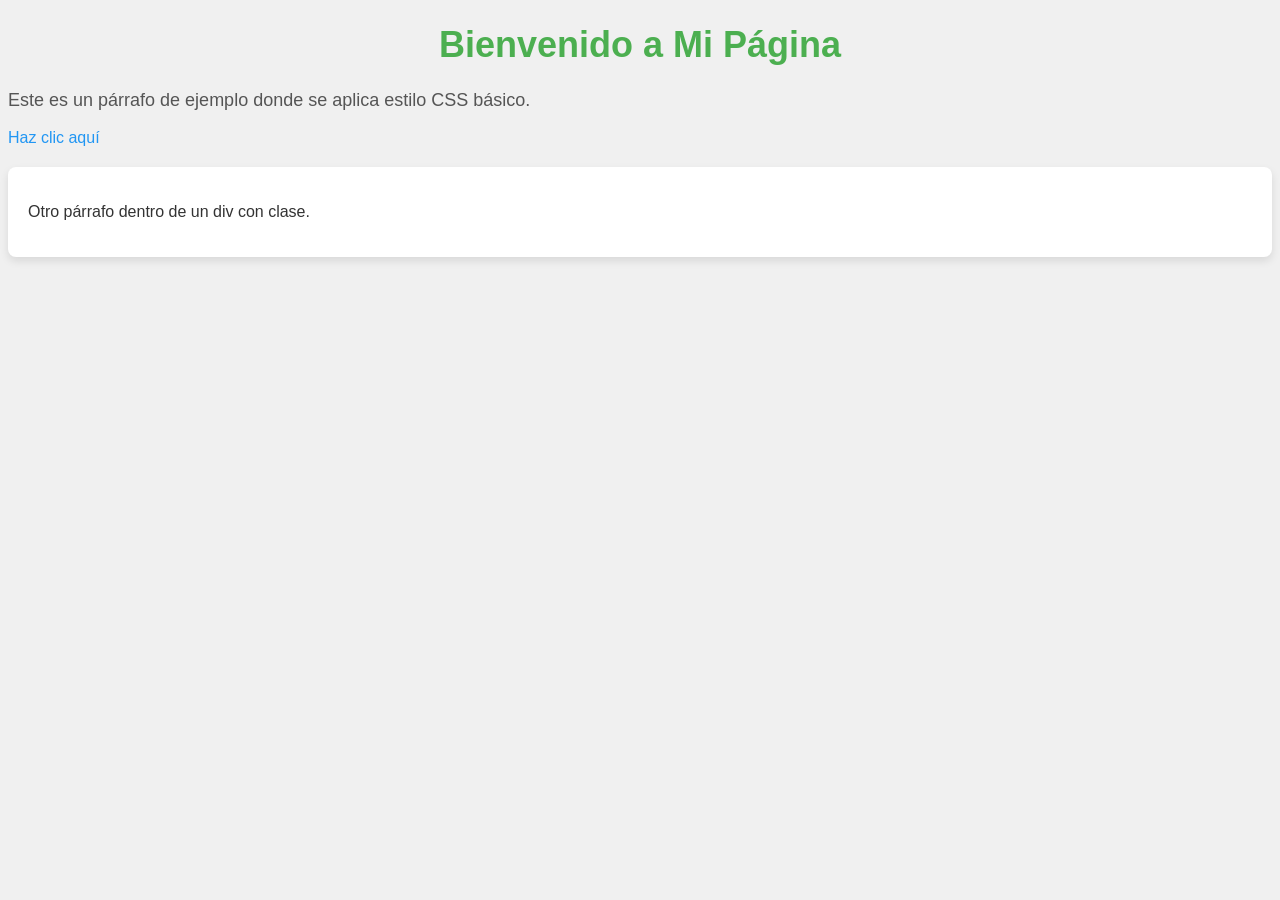
<file: EA-3Op/a.html>
<!DOCTYPE html>
<html lang="es">
<head>
  <meta charset="UTF-8">
  <meta name="viewport" content="width=device-width, initial-scale=1.0">
  <title>Página de Estilos Básicos</title>
  <style>
    /* Cambiar color de fondo de la página */
    body {
      background-color: #f0f0f0; /* Color gris claro */
      font-family: Arial, sans-serif; /* Fuente sans-serif */
      color: #333; /* Color de texto */
    }
 
    /* Cambiar color y tipo de letra del título */
    .titulo {
      text-align: center; /* Centra el título */
      color: #4CAF50; /* Color verde */
      font-size: 36px; /* Tamaño de fuente grande */
    }
 
    /* Cambiar color y tipo de letra de los párrafos */
    .parrafo {
      font-size: 18px; /* Tamaño de fuente */
      color: #555; /* Color gris oscuro */
      text-align: justify; /* Alineación del texto */
    }
 
    /* Cambiar color de los enlaces */
    .enlace {
      color: #2196F3; /* Color azul para el enlace */
      text-decoration: none; /* Eliminar subrayado */
    }
 
    .enlace:hover {
      color: #0D47A1; /* Color azul oscuro cuando el usuario pasa el cursor */
      text-decoration: underline; /* Subrayar el enlace al pasar el cursor */
    }
 
    /* Estilos para el contenido dentro de un div con clase 'contenido' */
    .contenido {
      background-color: #ffffff; /* Fondo blanco */
      padding: 20px; /* Espaciado interno */
      margin-top: 20px; /* Margen superior */
      border-radius: 8px; /* Bordes redondeados */
      box-shadow: 0 4px 8px rgba(0, 0, 0, 0.1); /* Sombra suave */
    }
  </style>
</head>
<body>
  <h1 class="titulo">Bienvenido a Mi Página</h1>
  <p class="parrafo">Este es un párrafo de ejemplo donde se aplica estilo CSS básico.</p>
  <a href="#" class="enlace">Haz clic aquí</a>
 
  <div class="contenido">
    <p>Otro párrafo dentro de un div con clase.</p>
  </div>
</body>
</html>
</file>
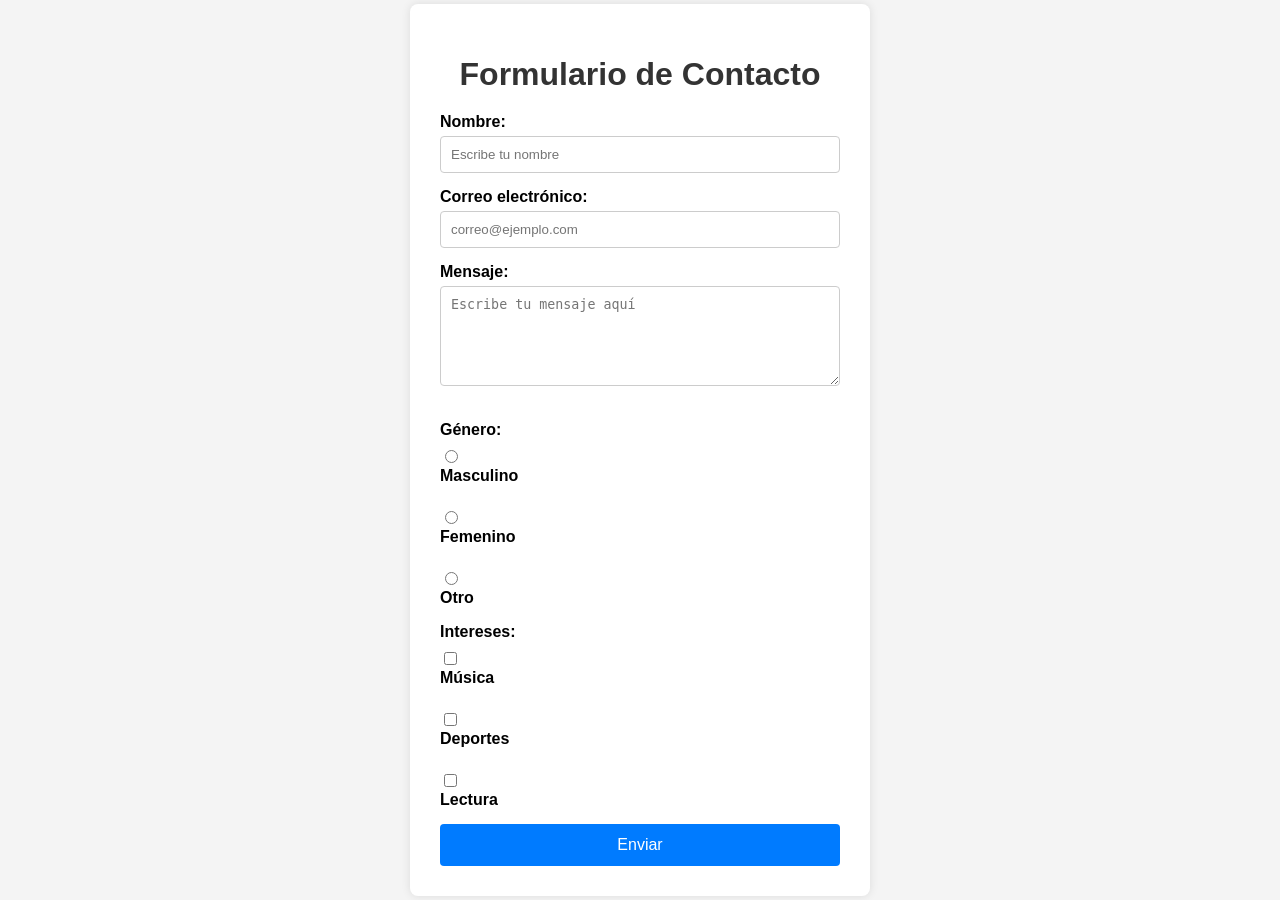
<file: EA-3Op/as.html>
<!DOCTYPE html>
<html lang="es">
<head>
<meta charset="UTF-8">
<title>Formulario de Contacto</title>
<style>

    body {

      font-family: Arial, sans-serif;

      background-color: #f4f4f4;

      margin: 0;

      padding: 0;

      display: flex;

      justify-content: center;

      align-items: center;

      height: 100vh;

    }
 
    form {

      background-color: #fff;

      padding: 30px;

      border-radius: 8px;

      box-shadow: 0 0 10px rgba(0, 0, 0, 0.1);

      width: 400px;

    }
 
    h1 {

      text-align: center;

      margin-bottom: 20px;

      color: #333;

    }
 
    label {

      display: block;

      margin-bottom: 5px;

      font-weight: bold;

    }
 
    input[type="text"],

    input[type="email"],

    textarea {

      width: 100%;

      padding: 10px;

      margin-bottom: 15px;

      border: 1px solid #ccc;

      border-radius: 4px;

      box-sizing: border-box;

    }
 
    textarea {

      resize: vertical;

      height: 100px;

    }
 
    .group {

      margin-bottom: 15px;

    }
 
    .group p {

      margin-bottom: 8px;

      font-weight: bold;

    }
 
    input[type="radio"],

    input[type="checkbox"] {

      margin-right: 5px;

    }
 
    input[type="submit"] {

      width: 100%;

      background-color: #007BFF;

      color: white;

      padding: 12px;

      border: none;

      border-radius: 4px;

      cursor: pointer;

      font-size: 16px;

    }
 
    input[type="submit"]:hover {

      background-color: #0056b3;

    }
</style>
</head>
<body>
<form>
<h1>Formulario de Contacto</h1>
 
    <!-- Nombre -->
<label for="nombre">Nombre:</label>
<input type="text" id="nombre" name="nombre" placeholder="Escribe tu nombre" required>
 
    <!-- Correo Electrónico -->
<label for="correo">Correo electrónico:</label>
<input type="email" id="correo" name="correo" placeholder="correo@ejemplo.com" required>
 
    <!-- Mensaje -->
<label for="mensaje">Mensaje:</label>
<textarea id="mensaje" name="mensaje" placeholder="Escribe tu mensaje aquí" required></textarea>
 
    <!-- Género -->
<div class="group">
<p>Género:</p>
<input type="radio" id="masculino" name="genero" value="masculino" required>
<label for="masculino">Masculino</label><br>
 
      <input type="radio" id="femenino" name="genero" value="femenino">
<label for="femenino">Femenino</label><br>
 
      <input type="radio" id="otro" name="genero" value="otro">
<label for="otro">Otro</label>
</div>
 
    <!-- Intereses -->
<div class="group">
<p>Intereses:</p>
<input type="checkbox" id="musica" name="intereses" value="musica">
<label for="musica">Música</label><br>
 
      <input type="checkbox" id="deportes" name="intereses" value="deportes">
<label for="deportes">Deportes</label><br>
 
      <input type="checkbox" id="lectura" name="intereses" value="lectura">
<label for="lectura">Lectura</label>
</div>
 
    <!-- Botón de envío -->
<input type="submit" value="Enviar">
</form>
</body>
</html>
</file>
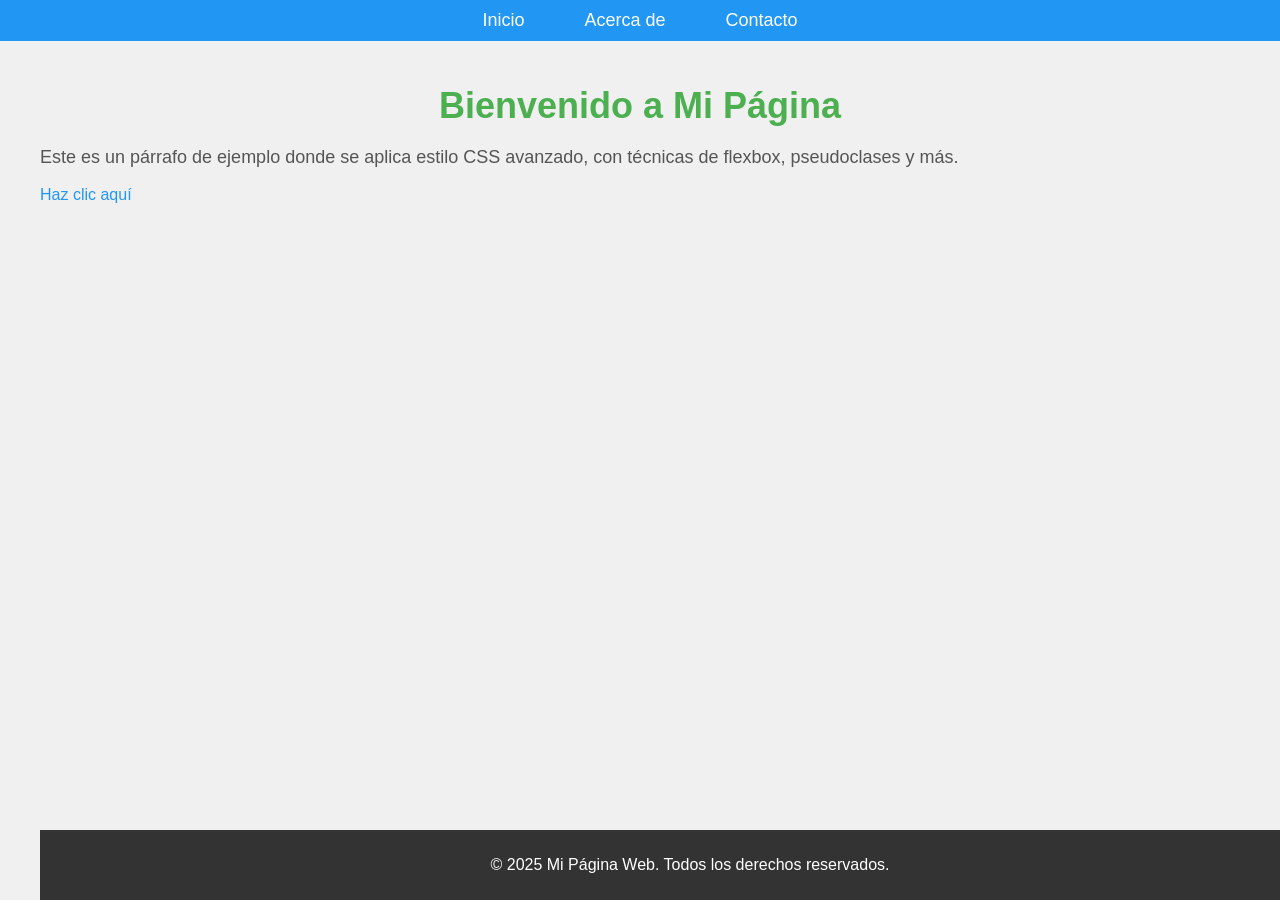
<file: EA-3Op/g.html>
<!DOCTYPE html>
<html lang="es">
<head>
  <meta charset="UTF-8">
  <meta name="viewport" content="width=device-width, initial-scale=1.0">
  <title>Página Mejorada con CSS Avanzado</title>
  <style>
    /* Estilos Generales */
    body {
      background-color: #f0f0f0;
      font-family: Arial, sans-serif;
      margin: 0;
      padding: 0;
      color: #333;
    }
 
    .container {
      max-width: 1200px;
      margin: 0 auto; /* Centrado */
      padding: 20px;
    }
 
    header {
      text-align: center;
      margin-bottom: 20px;
    }
 
    footer {
      background-color: #333;
      color: white;
      text-align: center;
      padding: 10px;
      position: fixed;
      bottom: 0;
      width: 100%;
    }
 
    /* Menú de navegación */
    #menu {
      background-color: #2196F3;
      padding: 10px;
      position: sticky;
      top: 0;
      z-index: 1000;
    }
 
    #menu ul {
      list-style-type: none;
      margin: 0;
      padding: 0;
      display: flex;
      justify-content: center;
    }
 
    #menu ul li {
      margin: 0 20px;
    }
 
    #menu a {
      color: white;
      text-decoration: none;
      font-size: 18px;
      padding: 5px 10px;
    }
 
    #menu a:hover {
      background-color: #0D47A1;
      border-radius: 5px;
    }
 
    /* Párrafos */
    .parrafo {
      font-size: 18px;
      color: #555;
      text-align: justify;
    }
 
    /* Título */
    .titulo {
      font-size: 36px;
      color: #4CAF50;
      text-align: center;
      margin-bottom: 20px;
    }
 
    /* Enlaces */
    .enlace {
      color: #2196F3;
      text-decoration: none;
    }
 
    .enlace:hover {
      color: #0D47A1;
      text-decoration: underline;
    }
 
    /* Formularios */
    form {
      display: grid;
      gap: 15px;
    }
 
    form label {
      font-size: 16px;
    }
 
    form input[type="text"],
    form input[type="email"],
    form textarea {
      padding: 10px;
      font-size: 16px;
      width: 100%;
      border: 2px solid #ddd;
      border-radius: 5px;
      box-sizing: border-box;
    }
 
    form input[type="submit"] {
      background-color: #4CAF50;
      color: white;
      padding: 10px 20px;
      font-size: 16px;
      border: none;
      border-radius: 5px;
      cursor: pointer;
    }
 
    form input[type="submit"]:hover {
      background-color: #388E3C;
    }
 
  </style>
</head>
<body>
  <!-- Menú de navegación -->
  <nav id="menu">
    <ul>
      <li><a href="#inicio">Inicio</a></li>
      <li><a href="#acerca">Acerca de</a></li>
      <li><a href="#contacto">Contacto</a></li>
    </ul>
  </nav>
 
  <!-- Contenedor principal -->
  <div class="container">
    <header>
      <h1 class="titulo">Bienvenido a Mi Página</h1>
    </header>
    <section class="contenido">
      <p class="parrafo">Este es un párrafo de ejemplo donde se aplica estilo CSS avanzado, con técnicas de flexbox, pseudoclases y más.</p>
      <a href="#" class="enlace">Haz clic aquí</a>
    </section>
 
    <footer>
      <p>&copy; 2025 Mi Página Web. Todos los derechos reservados.</p>
    </footer>
  </div>
</body>
</html>
</file>
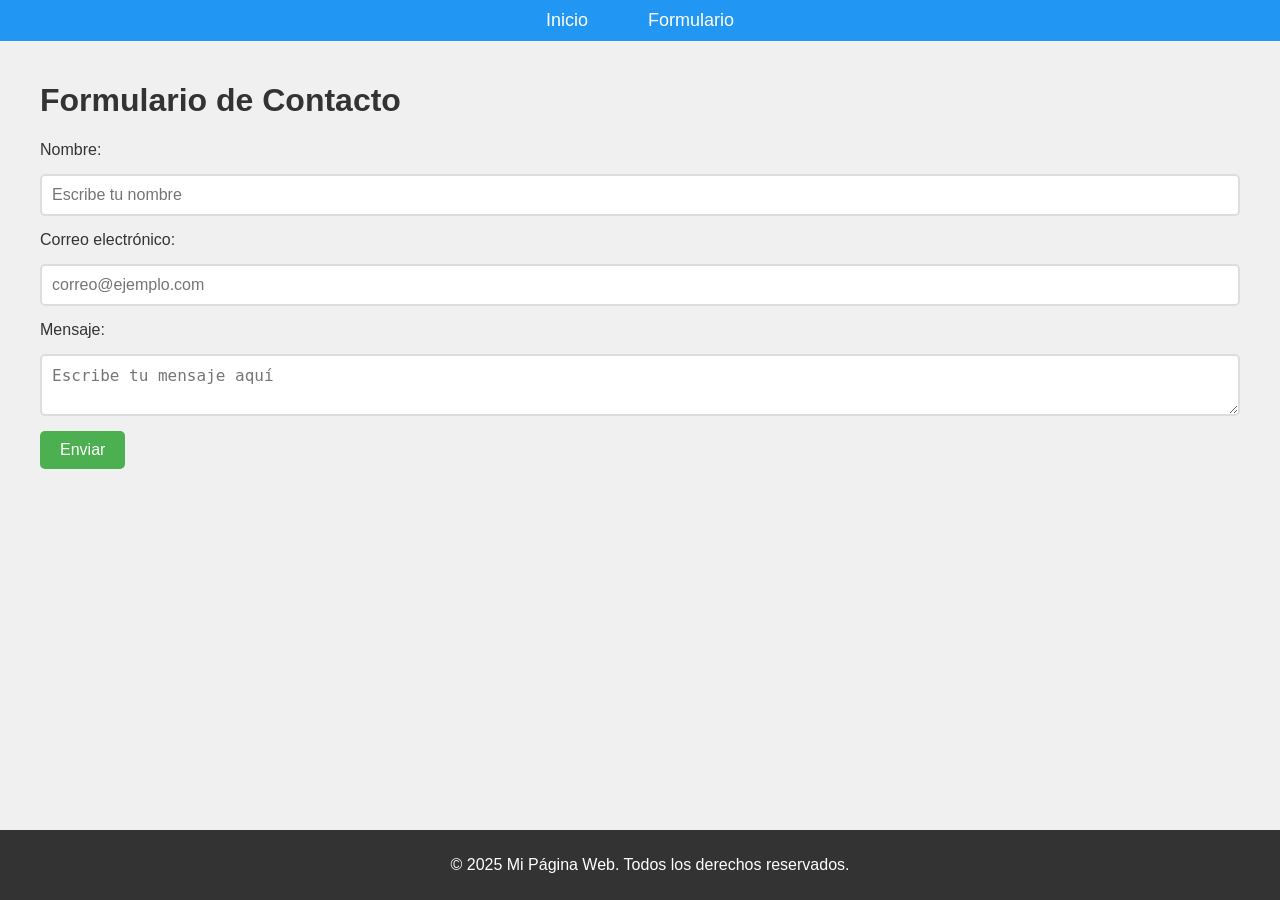
<file: EA-3Op/t.html>
<!DOCTYPE html>
<html lang="es">
<head>
<meta charset="UTF-8">
<meta name="viewport" content="width=device-width, initial-scale=1.0">
<title>Formulario de Contacto</title>
<style>

    /* Estilos Generales */

    body {

      background-color: #f0f0f0;

      font-family: Arial, sans-serif;

      margin: 0;

      padding: 0;

      color: #333;

    }
 
    .container {

      max-width: 1200px;

      margin: 0 auto; /* Centrado */

      padding: 20px;

    }
 
    header {

      text-align: center;

      margin-bottom: 20px;

    }
 
    footer {

      background-color: #333;

      color: white;

      text-align: center;

      padding: 10px;

      position: fixed;

      bottom: 0;

      width: 100%;

    }
 
    /* Menú de navegación */

    #menu {

      background-color: #2196F3;

      padding: 10px;

      position: sticky;

      top: 0;

      z-index: 1000;

    }
 
    #menu ul {

      list-style-type: none;

      margin: 0;

      padding: 0;

      display: flex;

      justify-content: center;

    }
 
    #menu ul li {

      margin: 0 20px;

    }
 
    #menu a {

      color: white;

      text-decoration: none;

      font-size: 18px;

      padding: 5px 10px;

    }
 
    #menu a:hover {

      background-color: #0D47A1;

      border-radius: 5px;

    }
 
    /* Formularios */

    form {

      display: grid;

      gap: 15px;

    }
 
    form label {

      font-size: 16px;

    }
 
    form input[type="text"],

    form input[type="email"],

    form textarea {

      padding: 10px;

      font-size: 16px;

      width: 100%;

      border: 2px solid #ddd;

      border-radius: 5px;

      box-sizing: border-box;

    }
 
    form input[type="submit"] {

      background-color: #4CAF50;

      color: white;

      padding: 10px 20px;

      font-size: 16px;

      border: none;

      border-radius: 5px;

      cursor: pointer;

    }
 
    form input[type="submit"]:hover {

      background-color: #388E3C;

    }
 
  </style>
</head>
<body>
<!-- Menú de navegación -->
<nav id="menu">
<ul>
<li><a href="#inicio">Inicio</a></li>
<li><a href="#formulario">Formulario</a></li>
</ul>
</nav>
 
  <!-- Formulario -->
<div class="container">
<h1 class="titulo">Formulario de Contacto</h1>
<form id="formulario" action="#">
<label for="nombre">Nombre:</label>
<input type="text" id="nombre" name="nombre" placeholder="Escribe tu nombre" required>
 
      <label for="correo">Correo electrónico:</label>
<input type="email" id="correo" name="correo" placeholder="correo@ejemplo.com" required>
 
      <label for="mensaje">Mensaje:</label>
<textarea id="mensaje" name="mensaje" placeholder="Escribe tu mensaje aquí" required></textarea>
 
      <div>
<input type="submit" value="Enviar">
</div>
</form>
</div>
<footer>
<p>&copy; 2025 Mi Página Web. Todos los derechos reservados.</p>
</footer>
</body>
</html>
</file>
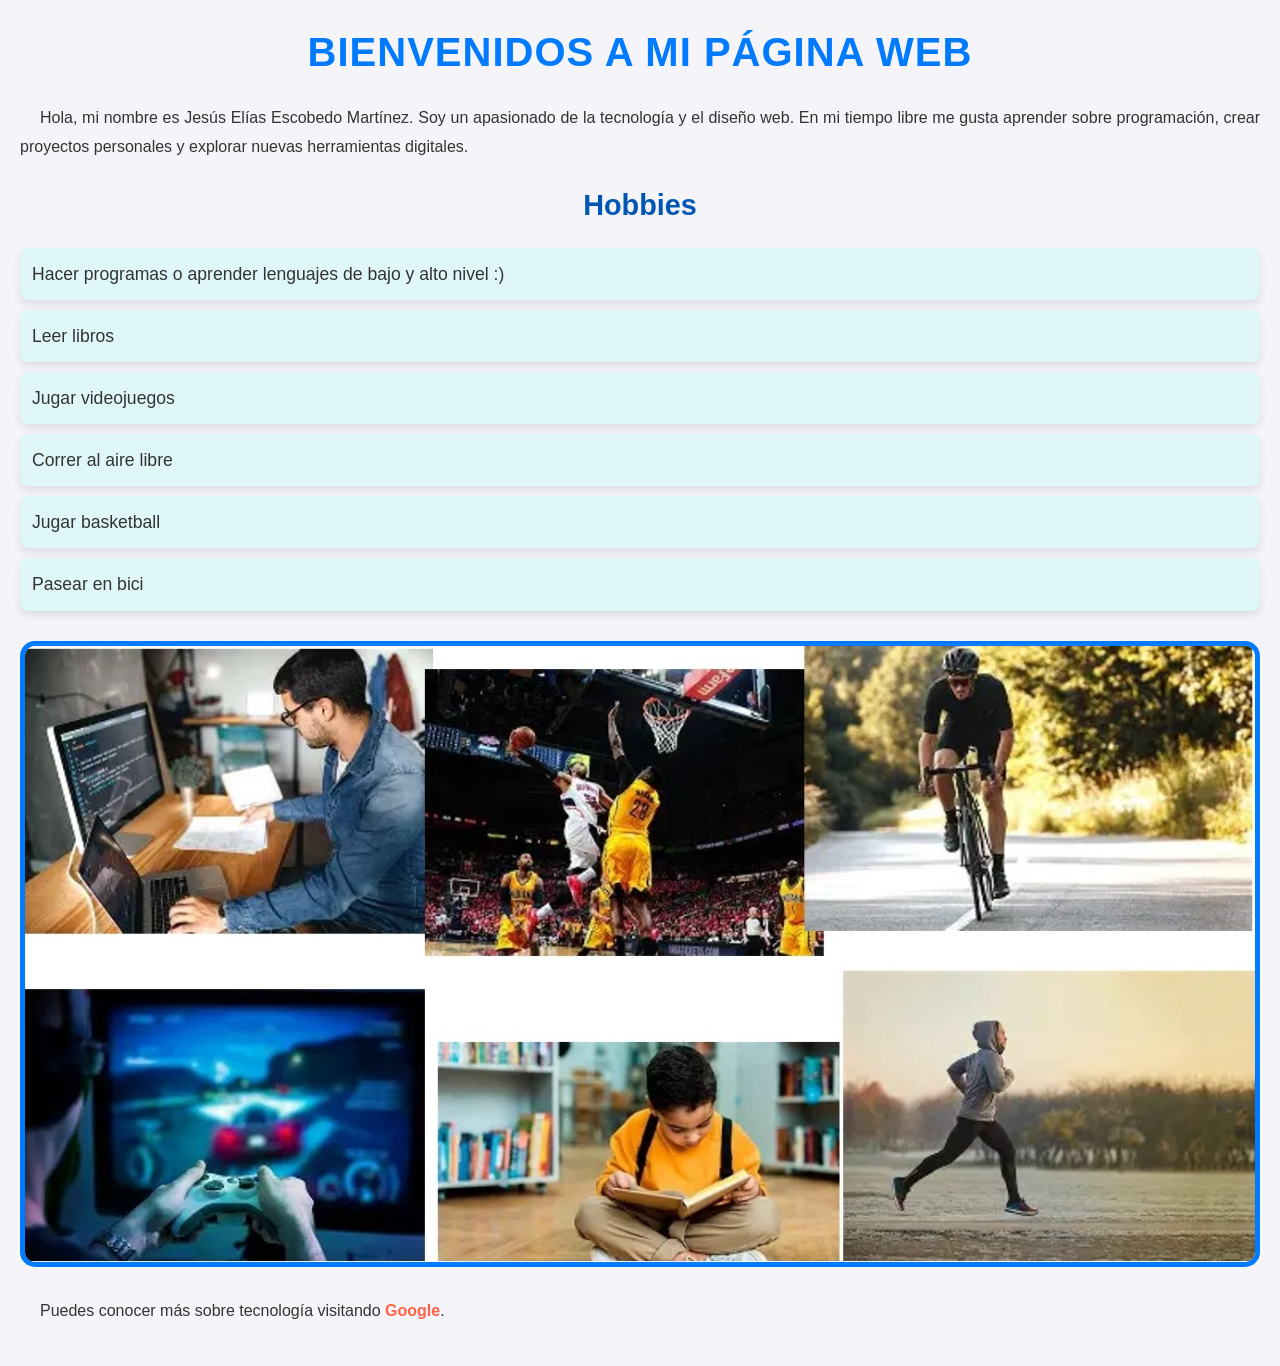
<file: Evidencia/Etapa1-3op.html>
<!DOCTYPE html>
<html lang="es">
<head>
    <meta charset="UTF-8">
    <meta name="viewport" content="width=device-width, initial-scale=1.0">
    <title>Mi Página Web</title>
</head>
<body>
    <h1>Bienvenidos a Mi Página Web</h1>
    
    <p>Hola, mi nombre es Jesús Elías Escobedo Martínez. Soy un apasionado de la tecnología y el diseño web. En mi tiempo libre me gusta aprender sobre programación, crear proyectos personales y explorar nuevas herramientas digitales.</p>
    
    <h2>Hobbies</h2>
    <ul>
        <li>Hacer programas o aprender lenguajes de bajo y alto nivel :) </li>
        <li>Leer libros</li>
        <li>Jugar videojuegos</li>
        <li>Correr al aire libre</li>
        <li>Jugar basketball</li>
        <li>Pasear en bici</li>
    </ul>
    
    <img src="hobbie.jpg" alt="Imagen relacionada a mis hobbies">
    <style>
        /* Resetear algunos estilos predeterminados */
* {
    margin: 0;
    padding: 0;
    box-sizing: border-box;
}

body {
    font-family: 'Arial', sans-serif;
    background-color: #f4f4f9; /* Color de fondo suave */
    color: #333; /* Color de texto */
    line-height: 1.6;
    padding: 20px;
}

/* Estilo del encabezado principal */
h1 {
    text-align: center;
    color: #007bff;
    margin-bottom: 20px;
    font-size: 2.5rem;
    text-transform: uppercase;
    letter-spacing: 1px;
}

/* Estilo de los subtítulos */
h2 {
    color: #0056b3;
    margin-bottom: 15px;
    font-size: 1.8rem;
    text-align: center;
    font-weight: bold;
}

/* Estilo del párrafo */
p {
    font-size: 1rem;
    line-height: 1.8;
    margin: 20px 0;
    text-align: justify;
    text-indent: 20px;
}

/* Estilo de la lista de hobbies */
ul {
    list-style-type: none;
    padding-left: 0;
    margin: 20px 0;
}

ul li {
    background-color: #e0f7fa; /* Fondo suave */
    margin: 10px 0;
    padding: 12px;
    border-radius: 8px;
    box-shadow: 0 4px 8px rgba(0, 0, 0, 0.1);
    font-size: 1.1rem;
    transition: background-color 0.3s ease;
}

/* Efecto al pasar el ratón sobre cada hobby */
ul li:hover {
    background-color: #80deea; /* Cambiar fondo al pasar el ratón */
    cursor: pointer;
}

/* Estilo de la imagen */
img {
    max-width: 100%;
    height: auto;
    border-radius: 15px;
    display: block;
    margin: 30px auto;
    border: 5px solid #007bff;
}

/* Estilo del enlace */
a {
    color: #ff6347;
    font-weight: bold;
    text-decoration: none;
    transition: color 0.3s ease;
}

/* Efecto al pasar el ratón sobre el enlace */
a:hover {
    color: #ff4500;
    text-decoration: underline;
}

/* Contenedor principal para centrar el contenido */
.container {
    max-width: 1000px;
    margin: 0 auto;
    padding: 20px;
    background-color: #ffffff;
    box-shadow: 0 4px 12px rgba(0, 0, 0, 0.1);
    border-radius: 10px;
}

    </style>
    <p>Puedes conocer más sobre tecnología visitando <a href="https://www.google.com" target="_blank">Google</a>.</p>
</body>
</html>
</file>
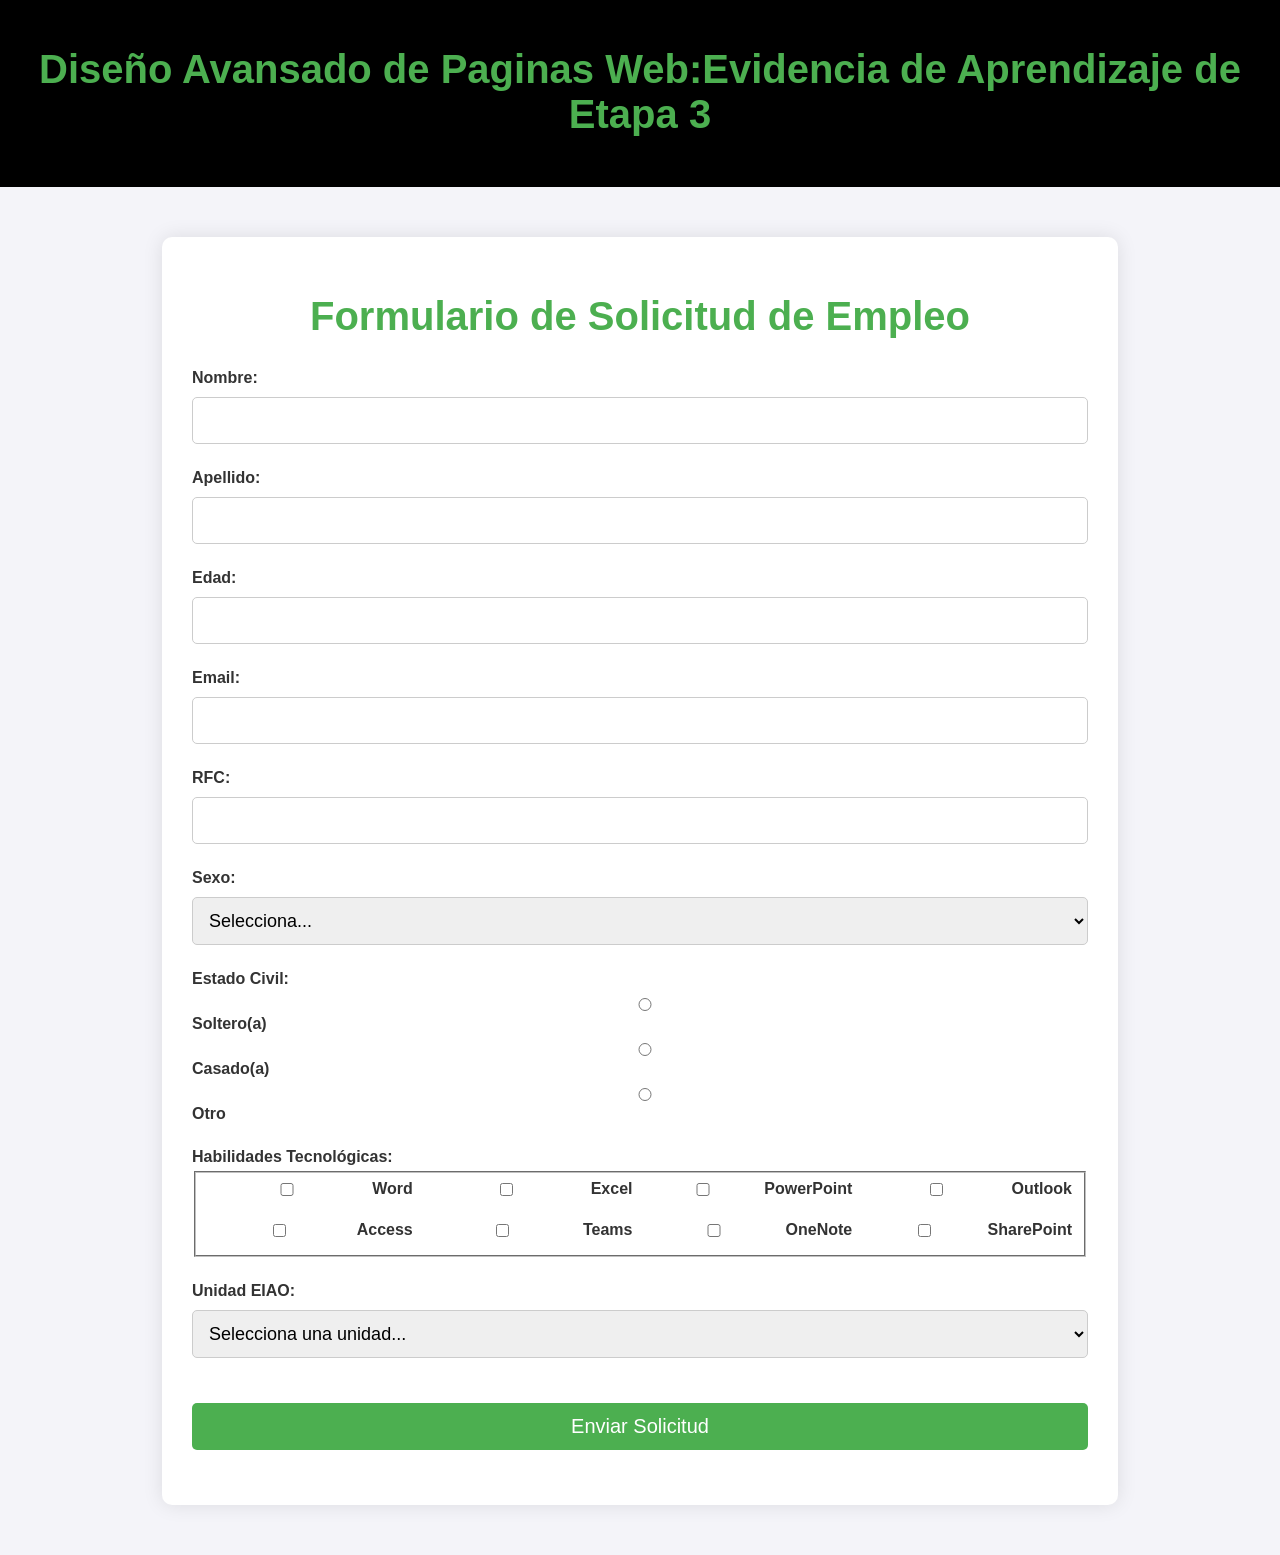
<file: Evidencia/Formulariosolicitud.html>
<!DOCTYPE html>
<html lang="es">
<head>
    <meta charset="UTF-8">
    <meta name="viewport" content="width=device-width, initial-scale=1.0">
    <title>Solicitud de Empleo</title>
    <link rel="stylesheet" href="styles.css">
</head>
<body>
  
  <!-- Encabezado -->
  <header class="Tit">
    <h1>  Diseño Avansado de Paginas Web:Evidencia de Aprendizaje de Etapa 3</h1>
  </header>
    <div class="container">
        <h1>Formulario de Solicitud de Empleo</h1>
        <form id="empleoForm" onsubmit="return validarFormulario()">
            <div class="input-group">
                <label for="nombre">Nombre:</label>
                <input type="text" id="nombre" name="nombre" required>
            </div>
            <div class="input-group">
                <label for="apellido">Apellido:</label>
                <input type="text" id="apellido" name="apellido" required>
            </div>
            <div class="input-group">
                <label for="edad">Edad:</label>
                <input type="number" id="edad" name="edad" required min="18" max="100">
            </div>
            <div class="input-group">
                <label for="email">Email:</label>
                <input type="email" id="email" name="email" required>
            </div>
            <div class="input-group">
                <label for="rfc">RFC:</label>
                <input type="text" id="rfc" name="rfc" required pattern="([A-Z,Ñ,&]{3,4})\d{6}[A-Z0-9]{3}">
            </div>
            <div class="input-group">
                <label for="sexo">Sexo:</label>
                <select id="sexo" name="sexo" required>
                    <option value="">Selecciona...</option>
                    <option value="masculino">Masculino</option>
                    <option value="femenino">Femenino</option>
                    <option value="otro">Otro</option>
                </select>
            </div>
            
            <!-- Estado Civil (con radio buttons) -->
            <div class="input-group">
                <label>Estado Civil:</label>
                <label for="soltero">
                    <input type="radio" id="soltero" name="estadoCivil" value="Soltero(a)" required> Soltero(a)
                </label>
                <label for="casado">
                    <input type="radio" id="casado" name="estadoCivil" value="Casado(a)" required> Casado(a)
                </label>
                <label for="otroEstado">
                    <input type="radio" id="otroEstado" name="estadoCivil" value="Otro" required> Otro
                </label>
            </div>

            <!-- Habilidades Tecnológicas (con checkboxes organizados en cuadrícula) -->
            <div class="input-group">
                <label>Habilidades Tecnológicas:</label>
                <fieldset>
                <div class="habilidades-grid">
                    <label for="word">
                        <input type="checkbox" id="word" name="habilidades" value="Word"> Word
                    </label>
                    <label for="excel">
                        <input type="checkbox" id="excel" name="habilidades" value="Excel"> Excel
                    </label>
                    <label for="powerpoint">
                        <input type="checkbox" id="powerpoint" name="habilidades" value="PowerPoint"> PowerPoint
                    </label>
                    <label for="outlook">
                        <input type="checkbox" id="outlook" name="habilidades" value="Outlook"> Outlook
                    </label>
                    <label for="access">
                        <input type="checkbox" id="access" name="habilidades" value="Access"> Access
                    </label>
                    <label for="teams">
                        <input type="checkbox" id="teams" name="habilidades" value="Teams"> Teams
                    </label>
                    <label for="onenote">
                        <input type="checkbox" id="onenote" name="habilidades" value="OneNote"> OneNote
                    </label>
                    <label for="sharepoint">
                        <input type="checkbox" id="sharepoint" name="habilidades" value="SharePoint"> SharePoint
                    </label>
                </div>
                </fieldset>
            </div>

            <!-- Unidad EIAO (con select) -->
            <div class="input-group">
                <label for="unidad">Unidad EIAO:</label>
                <select id="unidad" name="unidad" required>
                    <option value="">Selecciona una unidad...</option>
                    <option value="Guadalupe">Guadalupe</option>
                    <option value="Churubusco">Churubusco</option>
                    <option value="Escobedo">Escobedo</option>
                    <option value="Puebla">Puebla</option>
                    <option value="Monterrey">Monterrey</option>
                    <option value="Toluca">Toluca</option>
                    <option value="Cancún">Cancún</option>
                </select>
            </div>
            
            <div class="input-group">
                <button type="submit">Enviar Solicitud</button>
            </div>
        </form>

        <div id="resultado" style="display:none;">
            <h2>Datos Capturados:</h2>
            <p><strong>Nombre:</strong> <span id="resNombre"></span></p>
            <p><strong>Apellido:</strong> <span id="resApellido"></span></p>
            <p><strong>Edad:</strong> <span id="resEdad"></span></p>
            <p><strong>Email:</strong> <span id="resEmail"></span></p>
            <p><strong>RFC:</strong> <span id="resRfc"></span></p>
            <p><strong>Sexo:</strong> <span id="resSexo"></span></p>
            <p><strong>Estado Civil:</strong> <span id="resEstadoCivil"></span></p>
            <p><strong>Habilidades Tecnológicas:</strong> <span id="resHabilidades"></span></p>
            <p><strong>Unidad EIAO:</strong> <span id="resUnidad"></span></p>
        </div>
    </div>

    <script src="script.js"></script>
</body>
</html>
</file>
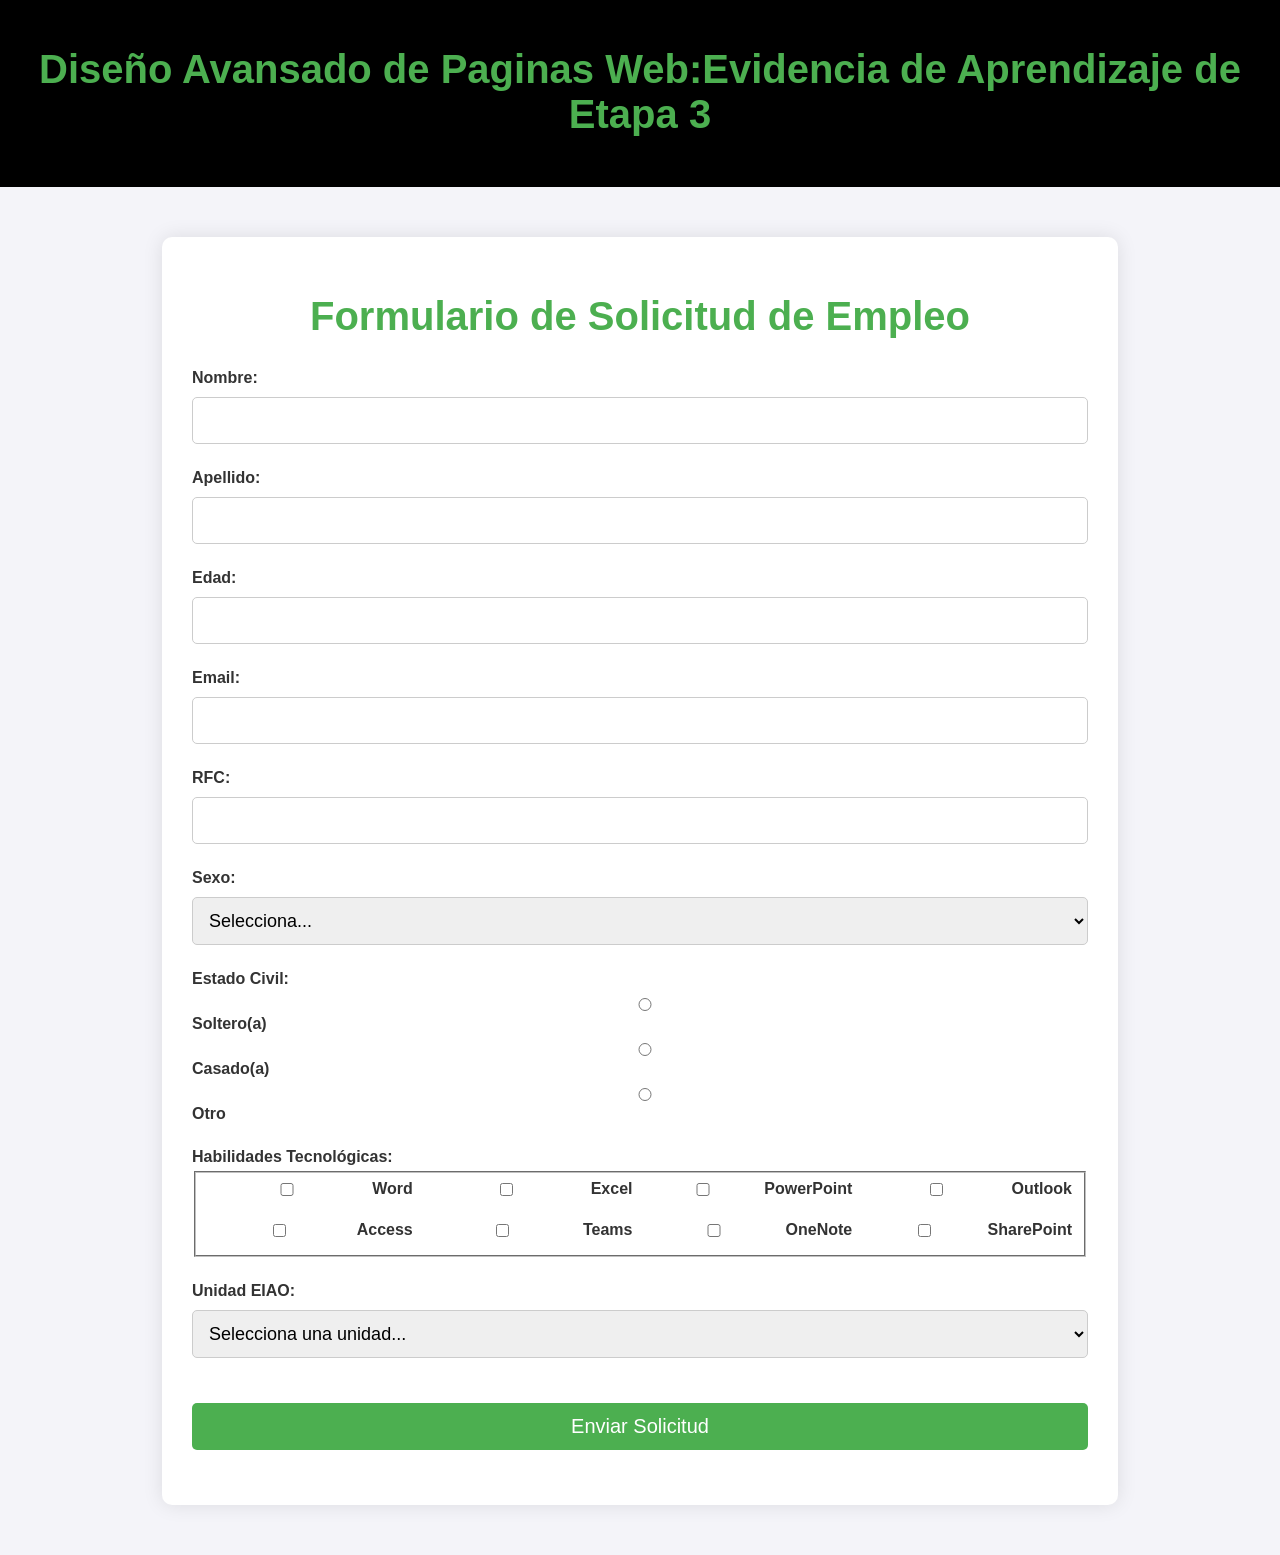
<file: °1/Formulariosolicitud.html>
<!DOCTYPE html>
<html lang="es">
<head>
    <meta charset="UTF-8">
    <meta name="viewport" content="width=device-width, initial-scale=1.0">
    <title>Solicitud de Empleo</title>
</head>
<body>
  
  <!-- !Encabezado -->
  <header class="Tit">
    <h1>  Diseño Avansado de Paginas Web:Evidencia de Aprendizaje de Etapa 3</h1>
  </header>
    <div class="container">
        <h1>Formulario de Solicitud de Empleo</h1>
        <form id="empleoForm" onsubmit="return validarFormulario()">
            <div class="input-group">
                <label for="nombre">Nombre:</label>
                <input type="text" id="nombre" name="nombre" required>
            </div>
            <div class="input-group">
                <label for="apellido">Apellido:</label>
                <input type="text" id="apellido" name="apellido" required>
            </div>
            <div class="input-group">
                <label for="edad">Edad:</label>
                <input type="number" id="edad" name="edad" required min="18" max="100">
            </div>
            <div class="input-group">
                <label for="email">Email:</label>
                <input type="email" id="email" name="email" required>
            </div>
            <div class="input-group">
                <label for="rfc">RFC:</label>
                <input type="text" id="rfc" name="rfc" required pattern="([A-Z,Ñ,&]{3,4})\d{6}[A-Z0-9]{3}">
            </div>
            <div class="input-group">
                <label for="sexo">Sexo:</label>
                <select id="sexo" name="sexo" required>
                    <option value="">Selecciona...</option>
                    <option value="masculino">Masculino</option>
                    <option value="femenino">Femenino</option>
                    <option value="otro">Otro</option>
                </select>
            </div>
            
            <!-- !Estado Civil (con radio buttons) -->
            <div class="input-group">
                <label>Estado Civil:</label>
                <label for="soltero">
                    <input type="radio" id="soltero" name="estadoCivil" value="Soltero(a)" required> Soltero(a)
                </label>
                <label for="casado">
                    <input type="radio" id="casado" name="estadoCivil" value="Casado(a)" required> Casado(a)
                </label>
                <label for="otroEstado">
                    <input type="radio" id="otroEstado" name="estadoCivil" value="Otro" required> Otro
                </label>
            </div>

            <!-- !Habilidades Tecnológicas (con checkboxes organizados en cuadrícula) -->
            <div class="input-group">
                <label>Habilidades Tecnológicas:</label>
                <fieldset>
                <div class="habilidades-grid">
                    <label for="word">
                        <input type="checkbox" id="word" name="habilidades" value="Word"> Word
                    </label>
                    <label for="excel">
                        <input type="checkbox" id="excel" name="habilidades" value="Excel"> Excel
                    </label>
                    <label for="powerpoint">
                        <input type="checkbox" id="powerpoint" name="habilidades" value="PowerPoint"> PowerPoint
                    </label>
                    <label for="outlook">
                        <input type="checkbox" id="outlook" name="habilidades" value="Outlook"> Outlook
                    </label>
                    <label for="access">
                        <input type="checkbox" id="access" name="habilidades" value="Access"> Access
                    </label>
                    <label for="teams">
                        <input type="checkbox" id="teams" name="habilidades" value="Teams"> Teams
                    </label>
                    <label for="onenote">
                        <input type="checkbox" id="onenote" name="habilidades" value="OneNote"> OneNote
                    </label>
                    <label for="sharepoint">
                        <input type="checkbox" id="sharepoint" name="habilidades" value="SharePoint"> SharePoint
                    </label>
                </div>
                </fieldset>
            </div>

            <!-- !Unidad EIAO (con select) -->
            <div class="input-group">
                <label for="unidad">Unidad EIAO:</label>
                <select id="unidad" name="unidad" required>
                    <option value="">Selecciona una unidad...</option>
                    <option value="Guadalupe">Guadalupe</option>
                    <option value="Churubusco">Churubusco</option>
                    <option value="Escobedo">Escobedo</option>
                    <option value="Puebla">Puebla</option>
                    <option value="Monterrey">Monterrey</option>
                    <option value="Toluca">Toluca</option>
                    <option value="Cancún">Cancún</option>
                </select>
            </div>
            
            <div class="input-group">
                <button type="submit">Enviar Solicitud</button>
            </div>
        </form>

        <div id="resultado" style="display:none;">
            <h2>Datos Capturados:</h2>
            <p><strong>Nombre:</strong> <span id="resNombre"></span></p>
            <p><strong>Apellido:</strong> <span id="resApellido"></span></p>
            <p><strong>Edad:</strong> <span id="resEdad"></span></p>
            <p><strong>Email:</strong> <span id="resEmail"></span></p>
            <p><strong>RFC:</strong> <span id="resRfc"></span></p>
            <p><strong>Sexo:</strong> <span id="resSexo"></span></p>
            <p><strong>Estado Civil:</strong> <span id="resEstadoCivil"></span></p>
            <p><strong>Habilidades Tecnológicas:</strong> <span id="resHabilidades"></span></p>
            <p><strong>Unidad EIAO:</strong> <span id="resUnidad"></span></p>
        </div>
    </div>
<style>
    /* Estilo global */
body {
    font-family: Arial, sans-serif;
    background-color: #f4f4f9;
    color: #333;
    margin: 0;
    padding: 0;
}

/* Encabezado */
.Tit {
    background-color: #000000; /* Fondo negro */
    color: #ffffff; /* Letras blancas */
    padding: 20px;
    text-align: center;
    font-size: 2.5rem;
}


/* Contenedor principal */
.container {
    width: 80%;
    max-width: 900px; /* Mejorar el tamaño para PC */
    margin: 50px auto;
    background-color: white;
    padding: 30px;
    border-radius: 10px;
    box-shadow: 0 0 20px rgba(0, 0, 0, 0.1); /* Mejorar el sombreado */
}

/* Título principal */
h1 {
    text-align: center;
    color: #4CAF50;
    margin-bottom: 30px;
}

/* Estilo para los grupos de entrada */
.input-group {
    margin-bottom: 20px; /* Aumentar espacio entre campos */
}

/* Etiquetas */
label {
    display: block;
    font-weight: bold;
    margin-bottom: 5px; /* Mejorar el espaciado con el input */
}

/* Estilo para los inputs y select */
input, select, textarea {
    width: 100%;
    padding: 12px;
    margin-top: 5px;
    border: 1px solid #ccc;
    border-radius: 5px;
    font-size: 16px;
    box-sizing: border-box; /* Asegurar que el padding no afecte el ancho */
}

/* Estilo para el botón */
button {
    background-color: #4CAF50;
    color: white;
    padding: 12px;
    border: none;
    border-radius: 5px;
    cursor: pointer;
    width: 100%;
    font-size: 18px;
    margin-top: 20px;
}

button:hover {
    background-color: #45a049;
}

/* Área de resultados */
#resultado {
    margin-top: 40px;
    padding: 25px;
    background-color: #f9f9f9;
    border: 1px solid #ccc;
    border-radius: 5px;
}

/* Título de los resultados */
#resultado h2 {
    color: #4CAF50;
    margin-bottom: 15px;
}

/* Estilo para los párrafos dentro de los resultados */
#resultado p {
    font-size: 16px;
    margin: 10px 0;
}

/* Estilo para la cuadrícula de habilidades */
.habilidades-grid {
    display: grid;
    grid-template-columns: repeat(auto-fill, minmax(200px, 1fr)); /* Hacer que las habilidades se ajusten */
    gap: 15px;
}

.habilidades-grid label {
    display: flex;
    align-items: center;
    font-size: 16px;
}

.habilidades-grid input {
    margin-right: 10px; /* Separar el checkbox del texto */
}

/* Estilo para el select */
select {
    width: 100%;
    padding: 12px;
    border: 1px solid #ccc;
    border-radius: 5px;
    font-size: 16px;
}

/* Mejoras en la visibilidad en pantallas grandes */
@media screen and (min-width: 1024px) {
    .container {
        width: 70%;
    }

    h1 {
        font-size: 2.5rem;
    }

    .input-group {
        margin-bottom: 25px;
    }

    input, select, textarea {
        font-size: 18px;
    }

    button {
        font-size: 20px;
    }

    #resultado p {
        font-size: 18px;
    }
}
</style>
    <script>
       function validarFormulario() {
    // Obtener los valores de los campos
    const nombre = document.getElementById("nombre").value;
    const apellido = document.getElementById("apellido").value;
    const edad = document.getElementById("edad").value;
    const email = document.getElementById("email").value;
    const rfc = document.getElementById("rfc").value;
    const sexo = document.getElementById("sexo").value;
    const estadoCivil = document.querySelector('input[name="estadoCivil"]:checked');
    const habilidades = document.querySelectorAll('input[name="habilidades"]:checked');
    const unidad = document.getElementById("unidad").value;

    // Validación de campos obligatorios
    if (nombre === "" || apellido === "" || edad === "" || email === "" || rfc === "" || sexo === "" || !estadoCivil || unidad === "") {
        alert("Por favor, completa todos los campos obligatorios.");
        return false;
    }

    // Validación del formato del RFC (se puede personalizar según las reglas específicas)
    const rfcRegex = /^[A-ZÑ&]{3,4}\d{6}[A-Z0-9]{3}$/;
    if (!rfcRegex.test(rfc)) {
        alert("El RFC no tiene un formato válido.");
        return false;
    }

    // Validación de la edad (debe ser entre 18 y 100 años)
    if (edad < 18 || edad > 100) {
        alert("La edad debe estar entre 18 y 100 años.");
        return false;
    }

    // Mostrar los datos capturados
    mostrarDatos(nombre, apellido, edad, email, rfc, sexo, estadoCivil.value, habilidades, unidad);

    // Evitar el envío del formulario (para mostrar los datos en la misma página)
    return false;
}

function mostrarDatos(nombre, apellido, edad, email, rfc, sexo, estadoCivil, habilidades, unidad) {
    // Mostrar el resultado
    const resultadoDiv = document.getElementById("resultado");
    resultadoDiv.style.display = "block"; // Hacer visible el div de resultados

    // Asignar los valores a los elementos correspondientes
    document.getElementById("resNombre").textContent = nombre;
    document.getElementById("resApellido").textContent = apellido;
    document.getElementById("resEdad").textContent = edad;
    document.getElementById("resEmail").textContent = email;
    document.getElementById("resRfc").textContent = rfc;
    document.getElementById("resSexo").textContent = sexo;
    document.getElementById("resEstadoCivil").textContent = estadoCivil;
    
    // Mostrar las habilidades seleccionadas
    const habilidadesArray = [];
    habilidades.forEach(habilidad => {
        habilidadesArray.push(habilidad.value);
    });
    document.getElementById("resHabilidades").textContent = habilidadesArray.join(", ");
    
    document.getElementById("resUnidad").textContent = unidad;
}
 
    </script>
</body>
</html>
</file>
<file: Evidencia/styles.css>
/* Estilo global */
body {
    font-family: Arial, sans-serif;
    background-color: #f4f4f9;
    color: #333;
    margin: 0;
    padding: 0;
}

/* Encabezado */
.Tit {
    background-color: #000000; /* Fondo negro */
    color: #ffffff; /* Letras blancas */
    padding: 20px;
    text-align: center;
    font-size: 2.5rem;
}


/* Contenedor principal */
.container {
    width: 80%;
    max-width: 900px; /* Mejorar el tamaño para PC */
    margin: 50px auto;
    background-color: white;
    padding: 30px;
    border-radius: 10px;
    box-shadow: 0 0 20px rgba(0, 0, 0, 0.1); /* Mejorar el sombreado */
}

/* Título principal */
h1 {
    text-align: center;
    color: #4CAF50;
    margin-bottom: 30px;
}

/* Estilo para los grupos de entrada */
.input-group {
    margin-bottom: 20px; /* Aumentar espacio entre campos */
}

/* Etiquetas */
label {
    display: block;
    font-weight: bold;
    margin-bottom: 5px; /* Mejorar el espaciado con el input */
}

/* Estilo para los inputs y select */
input, select, textarea {
    width: 100%;
    padding: 12px;
    margin-top: 5px;
    border: 1px solid #ccc;
    border-radius: 5px;
    font-size: 16px;
    box-sizing: border-box; /* Asegurar que el padding no afecte el ancho */
}

/* Estilo para el botón */
button {
    background-color: #4CAF50;
    color: white;
    padding: 12px;
    border: none;
    border-radius: 5px;
    cursor: pointer;
    width: 100%;
    font-size: 18px;
    margin-top: 20px;
}

button:hover {
    background-color: #45a049;
}

/* Área de resultados */
#resultado {
    margin-top: 40px;
    padding: 25px;
    background-color: #f9f9f9;
    border: 1px solid #ccc;
    border-radius: 5px;
}

/* Título de los resultados */
#resultado h2 {
    color: #4CAF50;
    margin-bottom: 15px;
}

/* Estilo para los párrafos dentro de los resultados */
#resultado p {
    font-size: 16px;
    margin: 10px 0;
}

/* Estilo para la cuadrícula de habilidades */
.habilidades-grid {
    display: grid;
    grid-template-columns: repeat(auto-fill, minmax(200px, 1fr)); /* Hacer que las habilidades se ajusten */
    gap: 15px;
}

.habilidades-grid label {
    display: flex;
    align-items: center;
    font-size: 16px;
}

.habilidades-grid input {
    margin-right: 10px; /* Separar el checkbox del texto */
}

/* Estilo para el select */
select {
    width: 100%;
    padding: 12px;
    border: 1px solid #ccc;
    border-radius: 5px;
    font-size: 16px;
}

/* Mejoras en la visibilidad en pantallas grandes */
@media screen and (min-width: 1024px) {
    .container {
        width: 70%;
    }

    h1 {
        font-size: 2.5rem;
    }

    .input-group {
        margin-bottom: 25px;
    }

    input, select, textarea {
        font-size: 18px;
    }

    button {
        font-size: 20px;
    }

    #resultado p {
        font-size: 18px;
    }
}
</file>
